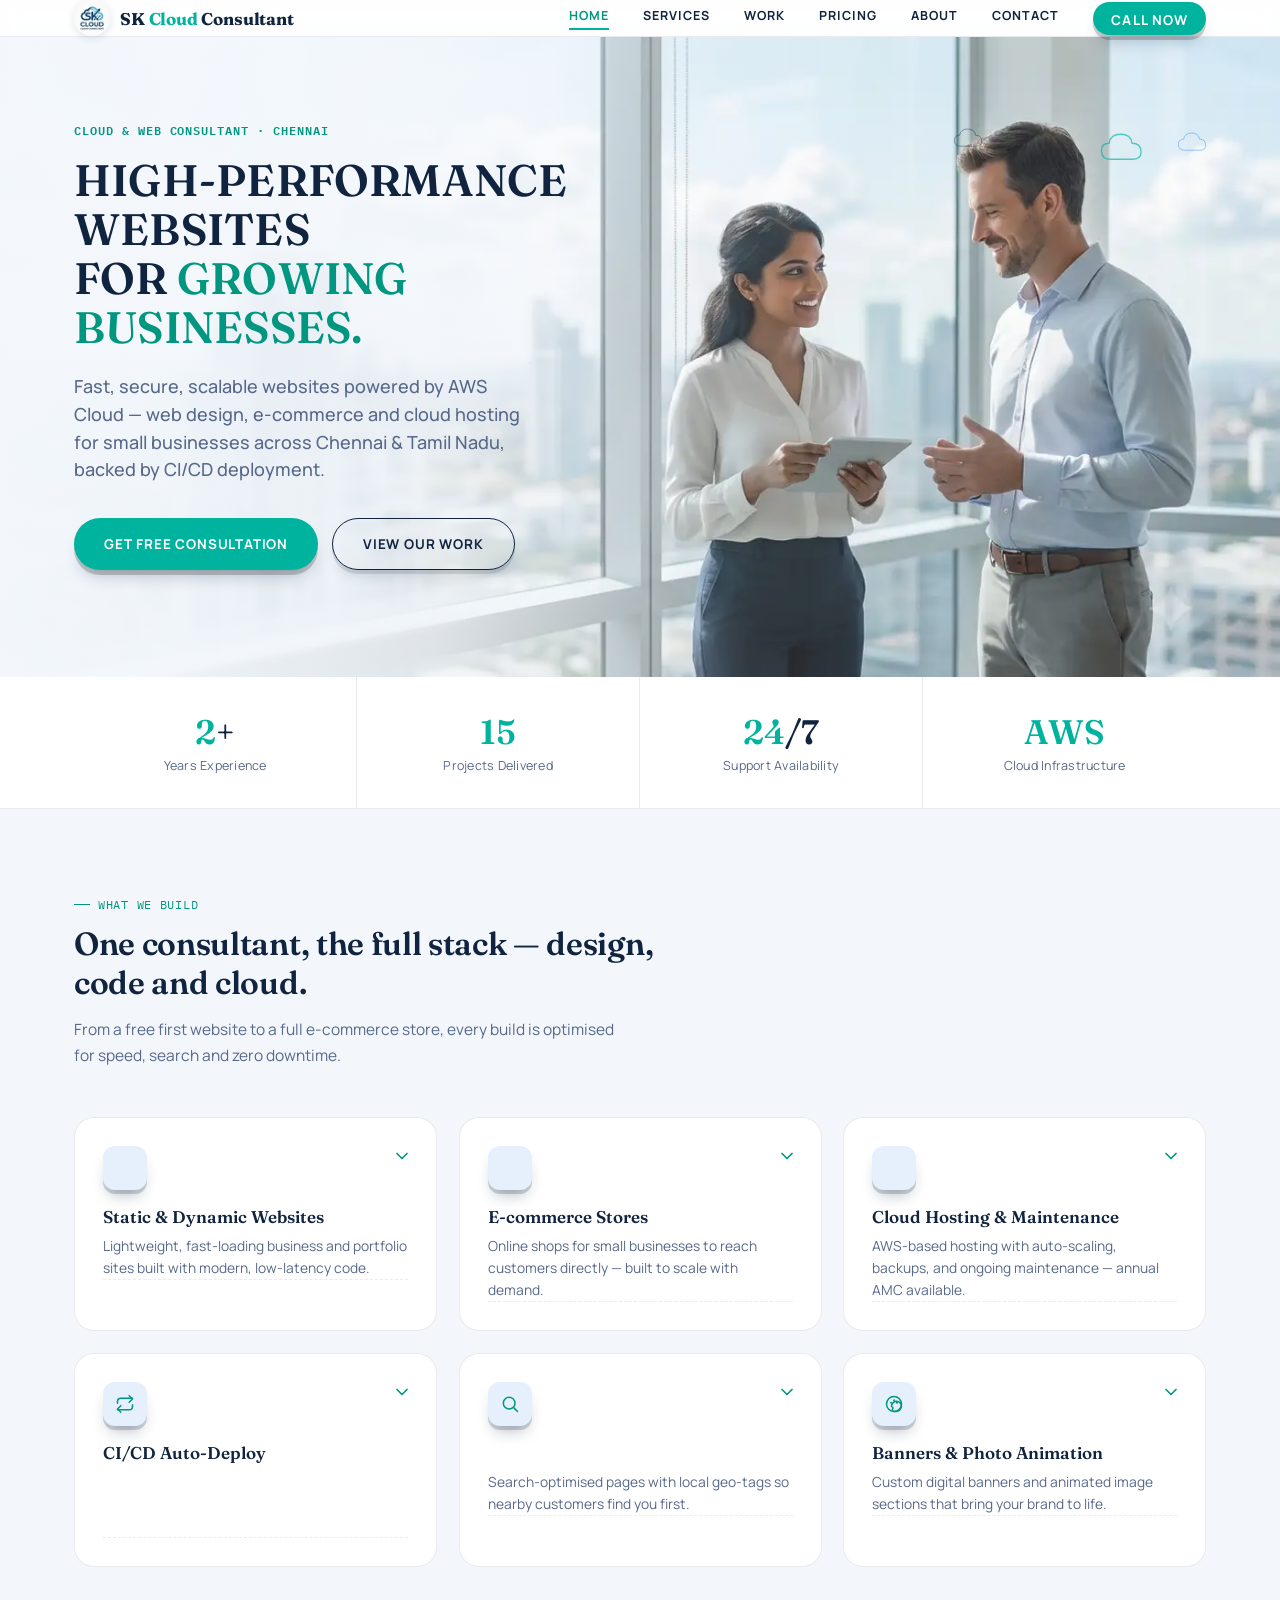
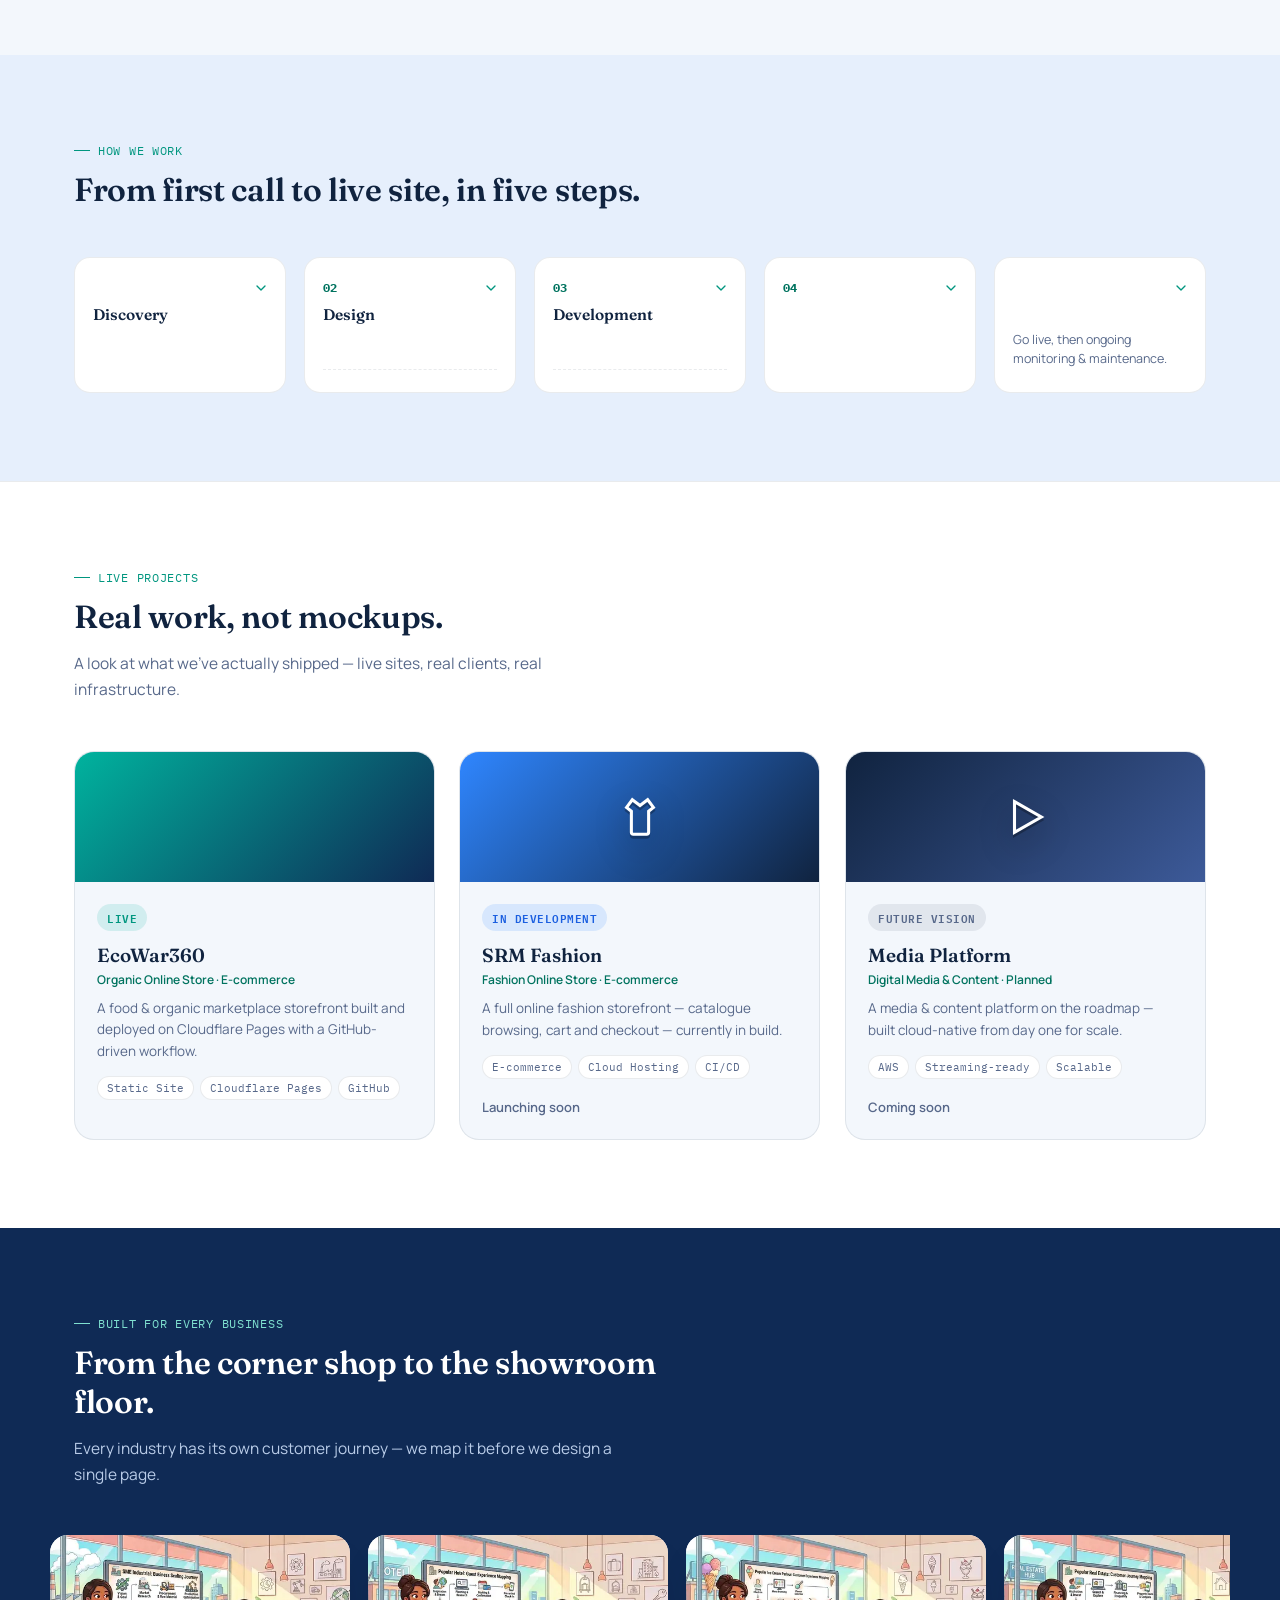
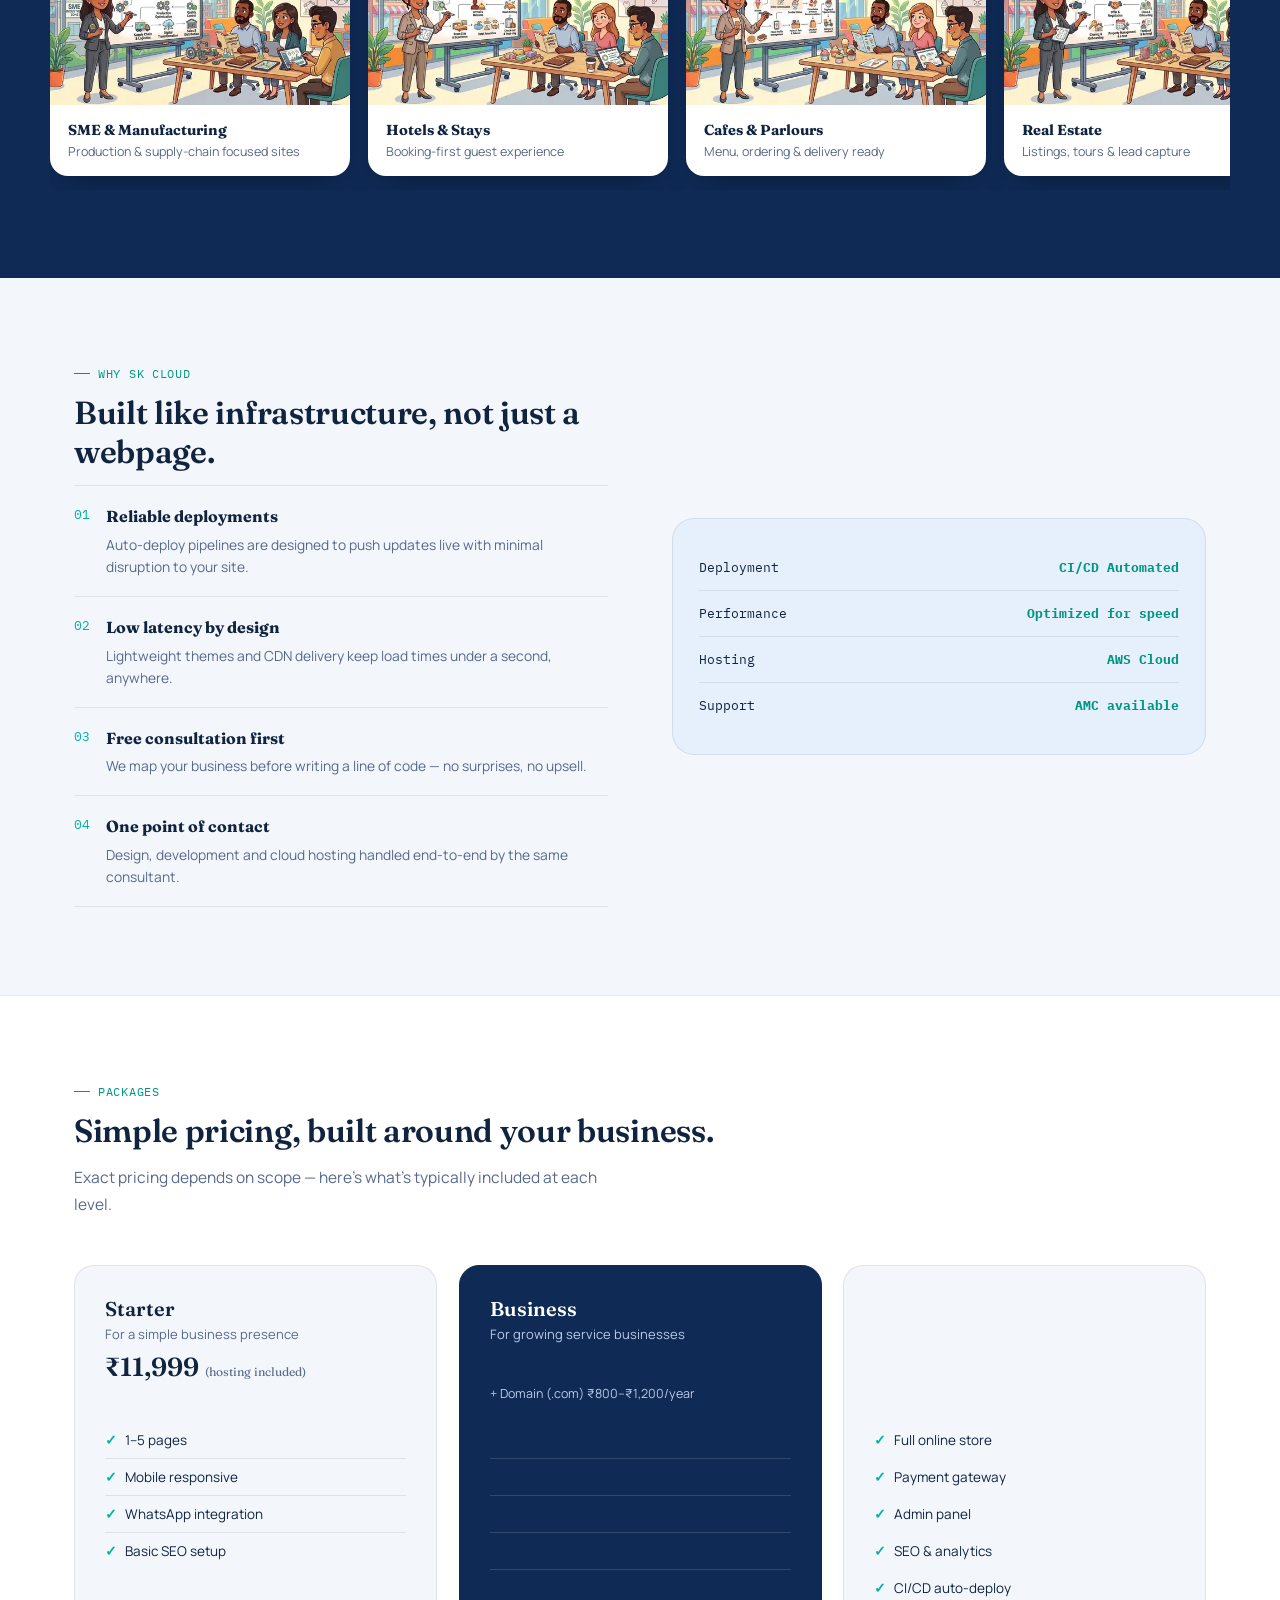
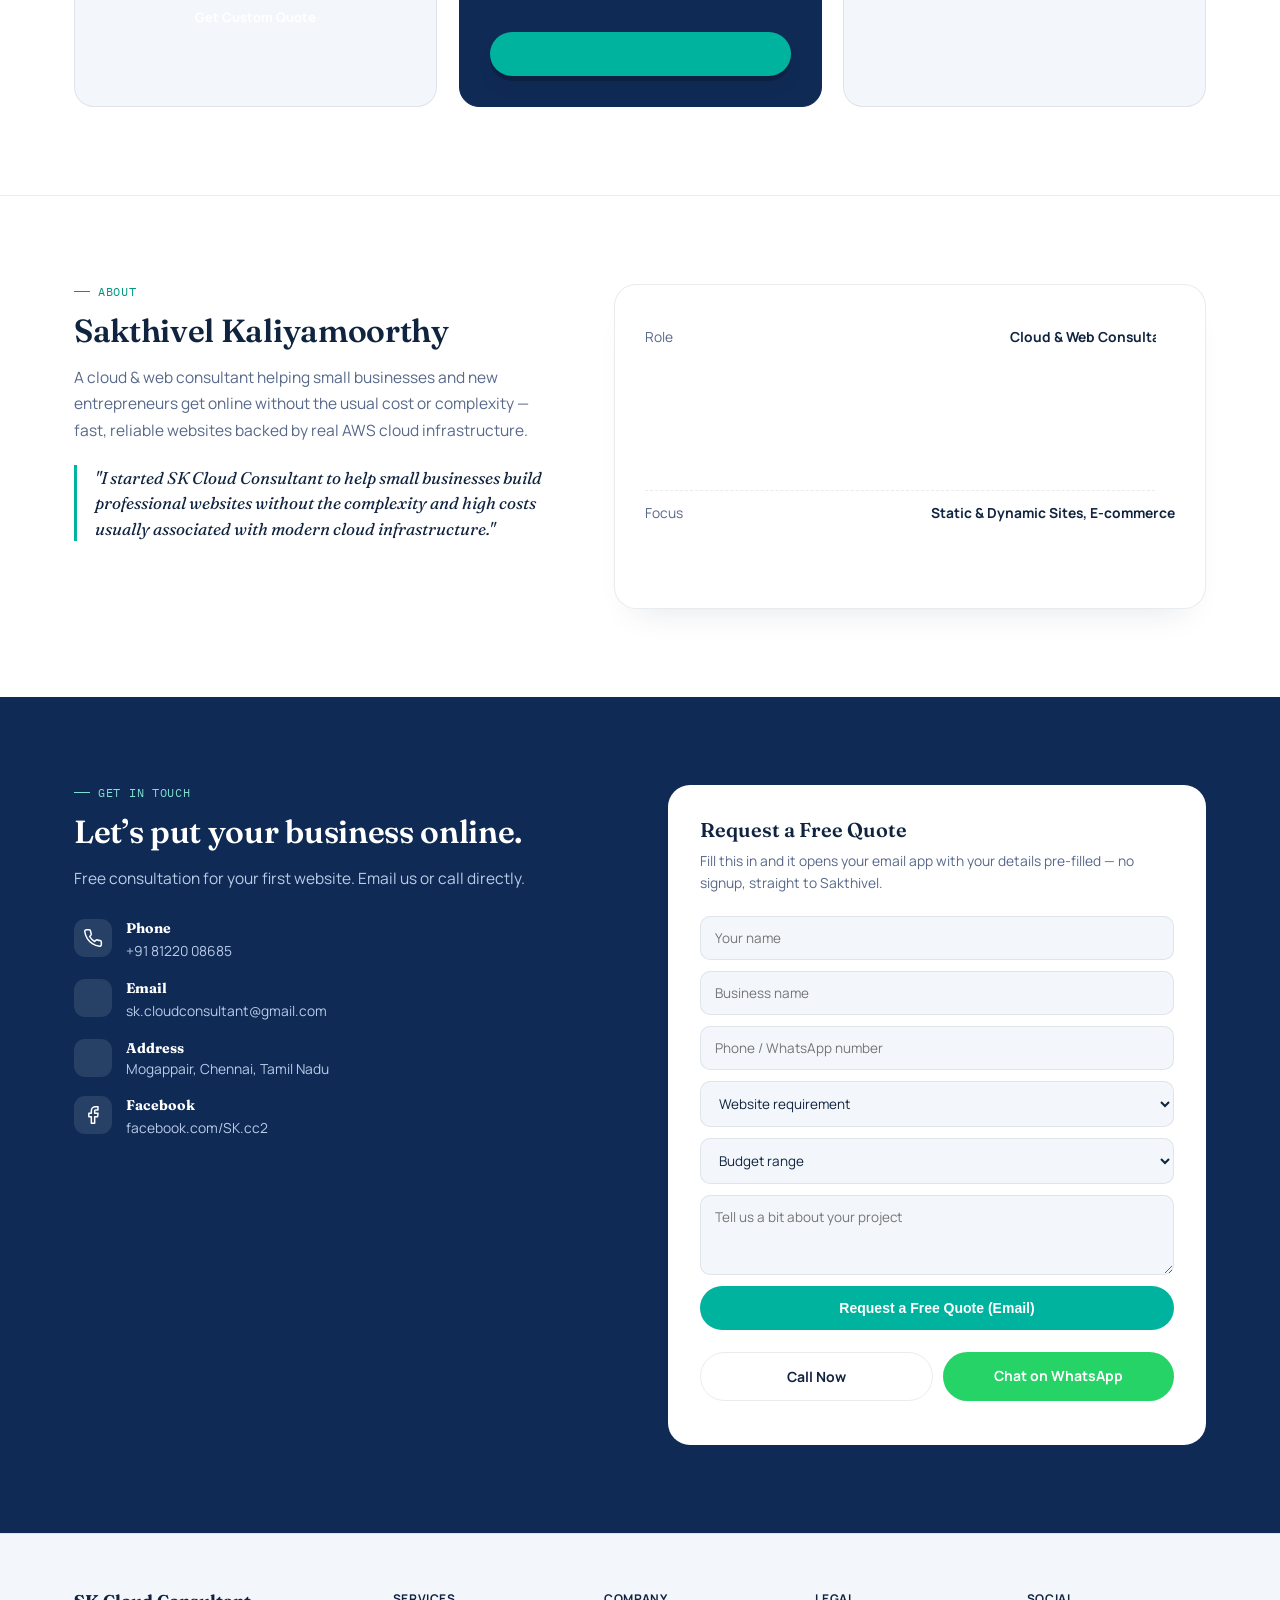
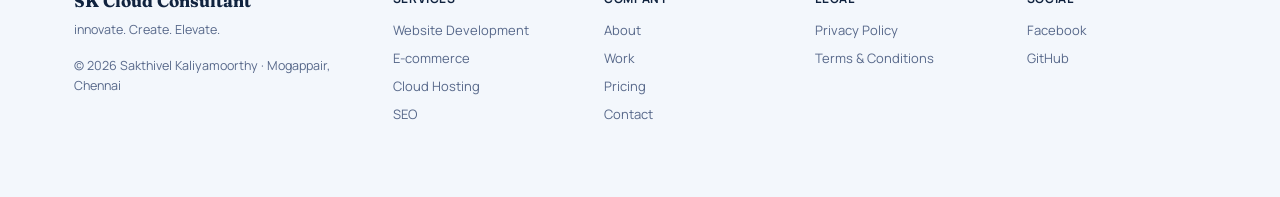
<file: index.html>
<!DOCTYPE html>
<html lang="en">
<head>
<meta charset="UTF-8">
<meta name="viewport" content="width=device-width, initial-scale=1.0">
<title>SK Cloud Consultant | Fast, Zero-Downtime Websites &amp; Cloud Hosting in Chennai</title>
<meta name="description" content="SK Cloud Consultant builds fast, lightweight static &amp; dynamic websites, e-commerce stores and cloud hosting with 0% downtime auto-deploy CI/CD, for shops and businesses in Mogappair, Chennai and Tamil Nadu.">
<meta name="keywords" content="website design Chennai, cloud hosting Chennai, AWS consultant, Mogappair web designer, e-commerce website Tamil Nadu, low latency website, CI CD deployment, small business website Chennai">
<meta name="author" content="Sakthivel Kaliyamoorthy">
<meta name="geo.region" content="IN-TN">
<meta name="geo.placename" content="Mogappair, Chennai, Tamil Nadu">
<meta name="geo.position" content="13.0850;80.1770">
<meta name="ICBM" content="13.0850, 80.1770">
<meta property="og:title" content="SK Cloud Consultant — innovate. Create. Elevate.">
<meta property="og:description" content="Fast, zero-downtime websites and cloud hosting for small businesses in Chennai.">
<meta property="og:type" content="website">
<meta property="og:url" content="https://sk.cloudconsultant.com/">
<meta property="og:image" content="https://sk.cloudconsultant.com/images/og-image.png">
<meta name="twitter:card" content="summary_large_image">
<meta name="twitter:title" content="SK Cloud Consultant — innovate. Create. Elevate.">
<meta name="twitter:description" content="Fast, zero-downtime websites and cloud hosting for small businesses in Chennai.">
<meta name="twitter:image" content="https://sk.cloudconsultant.com/images/og-image.png">
<link rel="canonical" href="https://sk.cloudconsultant.com/">
<script type="application/ld+json">
{
  "@context": "https://schema.org",
  "@type": "ProfessionalService",
  "name": "SK Cloud Consultant",
  "image": "https://sk.cloudconsultant.com/images/og-image.png",
  "url": "https://sk.cloudconsultant.com/",
  "telephone": "+91-81220-08685",
  "email": "sk.cloudconsultant@gmail.com",
  "address": {
    "@type": "PostalAddress",
    "addressLocality": "Mogappair, Chennai",
    "addressRegion": "Tamil Nadu",
    "addressCountry": "IN"
  },
  "geo": {
    "@type": "GeoCoordinates",
    "latitude": "13.0850",
    "longitude": "80.1770"
  },
  "areaServed": ["Chennai", "Tamil Nadu", "India"],
  "priceRange": "\u20B97,999 - \u20B928,999+",
  "sameAs": ["https://facebook.com/SK.cc2"]
}
</script>
<link rel="preconnect" href="https://fonts.googleapis.com">
<link rel="preconnect" href="https://fonts.gstatic.com" crossorigin>
<link href="https://fonts.googleapis.com/css2?family=Fraunces:opsz,wght@9..144,500;9..144,600;9..144,700&family=Manrope:wght@400;500;600;700;800&family=IBM+Plex+Mono:wght@400;500;600&display=swap" rel="stylesheet">
<link rel="icon" type="image/webp" href="images/favicon.webp">
<link rel="stylesheet" href="css/style.css">
</head>
<body>

<header>
  <nav class="wrap">
    <a href="#home" class="brand">
      <img src="images/logo.webp" alt="SK Cloud Consultant logo">
      <span class="name">SK <em>Cloud</em> Consultant</span>
    </a>
    <div class="navlinks" id="navlinks">
      <a href="#home" class="active">Home</a>
      <a href="#services">Services</a>
      <a href="#work">Work</a>
      <a href="#pricing">Pricing</a>
      <a href="#about">About</a>
      <a href="#contact">Contact</a>
      <a href="tel:+918122008685" class="navcta">Call Now</a>
    </div>
    <button class="burger" id="burger" aria-expanded="false" aria-controls="navlinks" aria-label="Open menu">&#9776;</button>
  </nav>
</header>

<main>
<section class="hero" id="home">
  <div class="wrap hero-grid">
    <svg aria-hidden="true" class="cloud-line" style="top:1%; right:6%; width:64px;" viewBox="0 0 100 70" xmlns="http://www.w3.org/2000/svg"><path d="M25 55 Q10 55 10 42 Q10 30 22 30 Q24 16 40 16 Q56 16 58 30 Q72 30 72 44 Q72 55 58 55 Z" fill="none" stroke="#00B39E" stroke-width="2.2" opacity=".7"/></svg>
    <svg aria-hidden="true" class="cloud-line" style="top:0.5%; right:20%; width:44px;" viewBox="0 0 100 70" xmlns="http://www.w3.org/2000/svg"><path d="M25 55 Q10 55 10 42 Q10 30 22 30 Q24 16 40 16 Q56 16 58 30 Q72 30 72 44 Q72 55 58 55 Z" fill="none" stroke="#10233F" stroke-width="2.2" opacity=".45"/></svg>
    <svg aria-hidden="true" class="cloud-line" style="top:1.5%; right:1%; width:44px;" viewBox="0 0 100 70" xmlns="http://www.w3.org/2000/svg"><path d="M25 55 Q10 55 10 42 Q10 30 22 30 Q24 16 40 16 Q56 16 58 30 Q72 30 72 44 Q72 55 58 55 Z" fill="none" stroke="#2F86FF" stroke-width="2.2" opacity=".5"/></svg>
    <div class="hero-copy">
      <p class="eyebrow-txt">Cloud &amp; Web Consultant &middot; Chennai</p>
      <h1>High-performance websites<br>for <span class="grad">growing businesses.</span></h1>
      <p class="lead">Fast, secure, scalable websites powered by AWS Cloud &mdash; web design, e-commerce and cloud hosting for small businesses across Chennai &amp; Tamil Nadu, backed by CI/CD deployment.</p>
      <div class="hero-ctas">
        <a href="#contact" class="btn-primary">Get Free Consultation</a>
        <a href="#work" class="btn-ghost">View Our Work</a>
      </div>
    </div>
  </div>
</section>

<div class="stats">
  <div class="wrap">
    <div class="stat" data-tilt><div class="num"><span>2</span>+</div><div class="lbl">Years Experience</div></div>
    <div class="stat" data-tilt><div class="num"><span>15</span></div><div class="lbl">Projects Delivered</div></div>
    <div class="stat" data-tilt><div class="num"><span>24</span>/7</div><div class="lbl">Support Availability</div></div>
    <div class="stat" data-tilt><div class="num"><span>AWS</span></div><div class="lbl">Cloud Infrastructure</div></div>
  </div>
</div>

<section id="services">
  <div class="wrap">
    <div class="sec-head">
      <div class="tag">What we build</div>
      <h2 class="sec-h">One consultant, the full stack &mdash; design, code and cloud.</h2>
      <p class="sec-p">From a free first website to a full e-commerce store, every build is optimised for speed, search and zero downtime.</p>
    </div>
    <div class="services-grid">
      <div class="svc" data-tilt tabindex="0" role="button" aria-expanded="false"><svg aria-hidden="true" class="svc-chevron" viewBox="0 0 24 24" fill="none" stroke="currentColor" stroke-width="2" stroke-linecap="round" stroke-linejoin="round"><polyline points="6 9 12 15 18 9"/></svg><div class="ic ic-3d"><svg aria-hidden="true" width="20" height="20" viewBox="0 0 24 24" fill="none" stroke="currentColor" stroke-width="1.8" stroke-linecap="round" stroke-linejoin="round"><circle cx="12" cy="12" r="9"/><path d="M3 12h18M12 3c2.5 2.5 3.8 5.8 3.8 9s-1.3 6.5-3.8 9c-2.5-2.5-3.8-5.8-3.8-9s1.3-6.5 3.8-9z"/></svg></div><h3>Static &amp; Dynamic Websites</h3><p>Lightweight, fast-loading business and portfolio sites built with modern, low-latency code.</p><div class="svc-detail">Includes up to 5&ndash;7 pages (Home, About, Services, Portfolio, Contact), mobile-responsive layout, contact forms wired to WhatsApp/email, and basic on-page SEO. Built with clean HTML/CSS/JS or React &mdash; no bloated page builders slowing you down.</div></div>
      <div class="svc" data-tilt tabindex="0" role="button" aria-expanded="false"><svg aria-hidden="true" class="svc-chevron" viewBox="0 0 24 24" fill="none" stroke="currentColor" stroke-width="2" stroke-linecap="round" stroke-linejoin="round"><polyline points="6 9 12 15 18 9"/></svg><div class="ic ic-3d"><svg aria-hidden="true" width="20" height="20" viewBox="0 0 24 24" fill="none" stroke="currentColor" stroke-width="1.8" stroke-linecap="round" stroke-linejoin="round"><path d="M6 8h12l-1.2 10.2a2 2 0 0 1-2 1.8H9.2a2 2 0 0 1-2-1.8L6 8z"/><path d="M9 8V6a3 3 0 0 1 6 0v2"/></svg></div><h3>E-commerce Stores</h3><p>Online shops for small businesses to reach customers directly &mdash; built to scale with demand.</p><div class="svc-detail">Product catalogue, cart &amp; checkout flow, order notifications, and payment gateway integration. Hosted on scalable AWS infrastructure so the store holds up during festive-season traffic spikes.</div></div>
      <div class="svc" data-tilt tabindex="0" role="button" aria-expanded="false"><svg aria-hidden="true" class="svc-chevron" viewBox="0 0 24 24" fill="none" stroke="currentColor" stroke-width="2" stroke-linecap="round" stroke-linejoin="round"><polyline points="6 9 12 15 18 9"/></svg><div class="ic ic-3d"><svg aria-hidden="true" width="20" height="20" viewBox="0 0 24 24" fill="none" stroke="currentColor" stroke-width="1.8" stroke-linecap="round" stroke-linejoin="round"><path d="M7 17a4 4 0 0 1-.5-7.97A5.5 5.5 0 0 1 17 11a3.5 3.5 0 0 1-.7 6.94H7z"/></svg></div><h3>Cloud Hosting &amp; Maintenance</h3><p>AWS-based hosting with auto-scaling, backups, and ongoing maintenance &mdash; annual AMC available.</p><div class="svc-detail">Includes S3/CloudFront or EC2 hosting setup, DNS &amp; SSL configuration, automated backups, and an optional Annual Maintenance Contract covering updates, monitoring, and small content changes.</div></div>
      <div class="svc" data-tilt tabindex="0" role="button" aria-expanded="false"><svg aria-hidden="true" class="svc-chevron" viewBox="0 0 24 24" fill="none" stroke="currentColor" stroke-width="2" stroke-linecap="round" stroke-linejoin="round"><polyline points="6 9 12 15 18 9"/></svg><div class="ic ic-3d"><svg aria-hidden="true" width="20" height="20" viewBox="0 0 24 24" fill="none" stroke="currentColor" stroke-width="1.8" stroke-linecap="round" stroke-linejoin="round"><path d="M17 2l4 4-4 4"/><path d="M3 11V9a4 4 0 0 1 4-4h14"/><path d="M7 22l-4-4 4-4"/><path d="M21 13v2a4 4 0 0 1-4 4H3"/></svg></div><h3>CI/CD Auto-Deploy</h3><p>Every update ships automatically through a zero-downtime pipeline &mdash; no manual uploads, no crashes.</p><div class="svc-detail">Git-based workflow using Jenkins or GitHub Actions &mdash; push code, and it's automatically tested and deployed to production. Reduces manual errors and keeps your site's update history fully tracked.</div></div>
      <div class="svc" data-tilt tabindex="0" role="button" aria-expanded="false"><svg aria-hidden="true" class="svc-chevron" viewBox="0 0 24 24" fill="none" stroke="currentColor" stroke-width="2" stroke-linecap="round" stroke-linejoin="round"><polyline points="6 9 12 15 18 9"/></svg><div class="ic ic-3d"><svg aria-hidden="true" width="20" height="20" viewBox="0 0 24 24" fill="none" stroke="currentColor" stroke-width="1.8" stroke-linecap="round" stroke-linejoin="round"><circle cx="11" cy="11" r="7"/><path d="M21 21l-4.35-4.35"/></svg></div><h3>SEO &amp; Local GEO Tagging</h3><p>Search-optimised pages with local geo-tags so nearby customers find you first.</p><div class="svc-detail">Meta titles/descriptions, structured data (schema markup), sitemap &amp; robots.txt setup, and Google Business Profile-friendly geo-tagging so you show up for "near me" searches in your area.</div></div>
      <div class="svc" data-tilt tabindex="0" role="button" aria-expanded="false"><svg aria-hidden="true" class="svc-chevron" viewBox="0 0 24 24" fill="none" stroke="currentColor" stroke-width="2" stroke-linecap="round" stroke-linejoin="round"><polyline points="6 9 12 15 18 9"/></svg><div class="ic ic-3d"><svg aria-hidden="true" width="20" height="20" viewBox="0 0 24 24" fill="none" stroke="currentColor" stroke-width="1.8" stroke-linecap="round" stroke-linejoin="round"><circle cx="12" cy="12" r="9"/><circle cx="8.5" cy="10.5" r="1.2" fill="currentColor" stroke="none"/><circle cx="12" cy="7.5" r="1.2" fill="currentColor" stroke="none"/><circle cx="15.5" cy="10.5" r="1.2" fill="currentColor" stroke="none"/><path d="M12 21a2 2 0 0 1-2-2c0-1 .8-1.2.8-2.2A2 2 0 0 0 9 15a6 6 0 1 1 12-.5c0 3.6-3 6.5-6.5 6.5H12z"/></svg></div><h3>Banners &amp; Photo Animation</h3><p>Custom digital banners and animated image sections that bring your brand to life.</p><div class="svc-detail">Web banners, social media creatives, and lightweight CSS/JS-based photo animations for hero sections &mdash; no heavy video files slowing down page load.</div></div>
    </div>
  </div>
</section>

<section class="process">
  <div class="wrap">
    <div class="sec-head">
      <div class="tag">How we work</div>
      <h2 class="sec-h">From first call to live site, in five steps.</h2>
    </div>
    <div class="proc-grid">
      <div class="proc" data-tilt tabindex="0" role="button" aria-expanded="false"><svg aria-hidden="true" class="proc-chevron" viewBox="0 0 24 24" fill="none" stroke="currentColor" stroke-width="2" stroke-linecap="round" stroke-linejoin="round"><polyline points="6 9 12 15 18 9"/></svg><span class="proc-n">01</span><h3>Discovery</h3><p>Understand your business, customers and goals.</p><div class="proc-detail">A quick call or WhatsApp chat to understand what you sell, who your customers are, and what the website needs to achieve &mdash; leads, sales, or just an online presence.</div></div>
      <div class="proc" data-tilt tabindex="0" role="button" aria-expanded="false"><svg aria-hidden="true" class="proc-chevron" viewBox="0 0 24 24" fill="none" stroke="currentColor" stroke-width="2" stroke-linecap="round" stroke-linejoin="round"><polyline points="6 9 12 15 18 9"/></svg><span class="proc-n">02</span><h3>Design</h3><p>Structure the site and design the UI around your brand.</p><div class="proc-detail">Page structure, layout, and colour/typography choices based on your brand &mdash; shared with you for feedback before any code is written.</div></div>
      <div class="proc" data-tilt tabindex="0" role="button" aria-expanded="false"><svg aria-hidden="true" class="proc-chevron" viewBox="0 0 24 24" fill="none" stroke="currentColor" stroke-width="2" stroke-linecap="round" stroke-linejoin="round"><polyline points="6 9 12 15 18 9"/></svg><span class="proc-n">03</span><h3>Development</h3><p>Build and test &mdash; lightweight, fast, mobile-first.</p><div class="proc-detail">The approved design is built with clean, fast-loading code and tested across phone, tablet, and desktop screens before it goes anywhere near a live server.</div></div>
      <div class="proc" data-tilt tabindex="0" role="button" aria-expanded="false"><svg aria-hidden="true" class="proc-chevron" viewBox="0 0 24 24" fill="none" stroke="currentColor" stroke-width="2" stroke-linecap="round" stroke-linejoin="round"><polyline points="6 9 12 15 18 9"/></svg><span class="proc-n">04</span><h3>Cloud Deployment</h3><p>Deploy on AWS/Cloudflare with CI/CD, zero downtime.</p><div class="proc-detail">The site is deployed to AWS or Cloudflare with an automated pipeline, custom domain connected, and SSL enabled &mdash; so it goes live securely on your own domain.</div></div>
      <div class="proc" data-tilt tabindex="0" role="button" aria-expanded="false"><svg aria-hidden="true" class="proc-chevron" viewBox="0 0 24 24" fill="none" stroke="currentColor" stroke-width="2" stroke-linecap="round" stroke-linejoin="round"><polyline points="6 9 12 15 18 9"/></svg><span class="proc-n">05</span><h3>Launch &amp; Support</h3><p>Go live, then ongoing monitoring &amp; maintenance.</p><div class="proc-detail">Once live, the site is monitored for uptime and performance. Ongoing support and an optional AMC are available for updates, backups, and small changes.</div></div>
    </div>
  </div>
</section>

<section class="work" id="work">
  <div class="wrap">
    <div class="sec-head">
      <div class="tag">Live projects</div>
      <h2 class="sec-h">Real work, not mockups.</h2>
      <p class="sec-p">A look at what we've actually shipped &mdash; live sites, real clients, real infrastructure.</p>
    </div>
    <div class="case-grid">
      <div class="case">
        <div class="case-visual case-organic ic-3d icon-float">
          <svg aria-hidden="true" width="46" height="46" viewBox="0 0 24 24" fill="none" stroke="#fff" stroke-width="1.6"><path d="M12 22c5-4 8-8.5 8-13a8 8 0 0 0-16 0c0 4.5 3 9 8 13z"/><path d="M12 9c0 3-1.5 5-4 6.5"/></svg>
        </div>
        <div class="case-body">
          <span class="case-status live">Live</span>
          <h3>EcoWar360</h3>
          <p class="case-cat">Organic Online Store &middot; E-commerce</p>
          <p class="case-desc">A food &amp; organic marketplace storefront built and deployed on Cloudflare Pages with a GitHub-driven workflow.</p>
          <div class="case-tags"><span>Static Site</span><span>Cloudflare Pages</span><span>GitHub</span></div>
        </div>
      </div>
      <div class="case" data-tilt>
        <div class="case-visual case-fashion ic-3d">
          <svg aria-hidden="true" width="46" height="46" viewBox="0 0 24 24" fill="none" stroke="#fff" stroke-width="1.6"><path d="M8 3l4 3 4-3 3 4-2.5 2v11a1 1 0 0 1-1 1H8.5a1 1 0 0 1-1-1V9L5 7l3-4z"/></svg>
        </div>
        <div class="case-body">
          <span class="case-status build">In Development</span>
          <h3>SRM Fashion</h3>
          <p class="case-cat">Fashion Online Store &middot; E-commerce</p>
          <p class="case-desc">A full online fashion storefront &mdash; catalogue browsing, cart and checkout &mdash; currently in build.</p>
          <div class="case-tags"><span>E-commerce</span><span>Cloud Hosting</span><span>CI/CD</span></div>
          <span class="case-link muted">Launching soon</span>
        </div>
      </div>
      <div class="case" data-tilt>
        <div class="case-visual case-media ic-3d">
          <svg aria-hidden="true" width="46" height="46" viewBox="0 0 24 24" fill="none" stroke="#fff" stroke-width="1.6"><polygon points="6 4 20 12 6 20 6 4"/></svg>
        </div>
        <div class="case-body">
          <span class="case-status vision">Future Vision</span>
          <h3>Media Platform</h3>
          <p class="case-cat">Digital Media &amp; Content &middot; Planned</p>
          <p class="case-desc">A media &amp; content platform on the roadmap &mdash; built cloud-native from day one for scale.</p>
          <div class="case-tags"><span>AWS</span><span>Streaming-ready</span><span>Scalable</span></div>
          <span class="case-link muted">Coming soon</span>
        </div>
      </div>
    </div>
  </div>
</section>

<section class="industries" id="industries">
  <div class="wrap">
    <div class="sec-head">
      <div class="tag">Built for every business</div>
      <h2 class="sec-h">From the corner shop to the showroom floor.</h2>
      <p class="sec-p">Every industry has its own customer journey &mdash; we map it before we design a single page.</p>
    </div>
    <div class="slider">
      <div class="slide" data-tilt><img src="images/industry-manufacturing.webp" alt="SME industrial business website" loading="lazy" width="560" height="330"><div class="cap"><p class="cap-t">SME &amp; Manufacturing</p><p>Production &amp; supply-chain focused sites</p></div></div>
      <div class="slide" data-tilt><img src="images/industry-hotels.webp" alt="Hotel website" loading="lazy" width="560" height="330"><div class="cap"><p class="cap-t">Hotels &amp; Stays</p><p>Booking-first guest experience</p></div></div>
      <div class="slide" data-tilt><img src="images/industry-cafes.webp" alt="Ice cream parlour website" loading="lazy" width="560" height="330"><div class="cap"><p class="cap-t">Cafes &amp; Parlours</p><p>Menu, ordering &amp; delivery ready</p></div></div>
      <div class="slide" data-tilt><img src="images/industry-real-estate.webp" alt="Real estate website" loading="lazy" width="560" height="330"><div class="cap"><p class="cap-t">Real Estate</p><p>Listings, tours &amp; lead capture</p></div></div>
      <div class="slide" data-tilt><img src="images/industry-retail.webp" alt="Supermarket website" loading="lazy" width="560" height="330"><div class="cap"><p class="cap-t">Retail &amp; Supermarkets</p><p>Loyalty &amp; inventory-aware pages</p></div></div>
      <div class="slide" data-tilt><img src="images/industry-salons.webp" alt="Beauty parlour website" loading="lazy" width="560" height="330"><div class="cap"><p class="cap-t">Salons &amp; Parlours</p><p>Booking &amp; service showcases</p></div></div>
    </div>
  </div>
</section>

<section>
  <div class="wrap why">
    <div>
      <div class="tag">Why SK Cloud</div>
      <h2 class="sec-h">Built like infrastructure, not just a webpage.</h2>
      <ul class="why-list">
        <li><span class="n">01</span><div><p class="why-t">Reliable deployments</p><p>Auto-deploy pipelines are designed to push updates live with minimal disruption to your site.</p></div></li>
        <li><span class="n">02</span><div><p class="why-t">Low latency by design</p><p>Lightweight themes and CDN delivery keep load times under a second, anywhere.</p></div></li>
        <li><span class="n">03</span><div><p class="why-t">Free consultation first</p><p>We map your business before writing a line of code &mdash; no surprises, no upsell.</p></div></li>
        <li><span class="n">04</span><div><p class="why-t">One point of contact</p><p>Design, development and cloud hosting handled end-to-end by the same consultant.</p></div></li>
      </ul>
    </div>
    <div class="why-visual">
      <div class="mini-stat"><span>Deployment</span><span class="v">CI/CD Automated</span></div>
      <div class="mini-stat"><span>Performance</span><span class="v">Optimized for speed</span></div>
      <div class="mini-stat"><span>Hosting</span><span class="v">AWS Cloud</span></div>
      <div class="mini-stat"><span>Support</span><span class="v">AMC available</span></div>
    </div>
  </div>
</section>

<section class="pricing" id="pricing">
  <div class="wrap">
    <div class="sec-head">
      <div class="tag">Packages</div>
      <h2 class="sec-h">Simple pricing, built around your business.</h2>
      <p class="sec-p">Exact pricing depends on scope &mdash; here's what's typically included at each level.</p>
    </div>
    <div class="price-grid">
      <div class="price-card" data-tilt>
        <h3>Starter</h3>
        <p class="price-sub">For a simple business presence</p>
        <p class="price-amt">&#8377;11,999 <span class="price-amt-note">(hosting included)</span></p>
        <p class="price-domain">+ Domain (.com) &#8377;800&ndash;&#8377;1,200/year</p>
        <ul class="price-feat">
          <li>1&ndash;5 pages</li>
          <li>Mobile responsive</li>
          <li>WhatsApp integration</li>
          <li>Basic SEO setup</li>
        </ul>
        <a href="mailto:sk.cloudconsultant@gmail.com?subject=Quote%20Request%20-%20Starter%20Package&body=Hi%2C%20I%27d%20like%20a%20quote%20for%20the%20Starter%20package." class="price-cta">Get Custom Quote</a>
      </div>
      <div class="price-card featured" data-tilt>
        <span class="price-badge">Most Popular</span>
        <h3>Business</h3>
        <p class="price-sub">For growing service businesses</p>
        <p class="price-amt">&#8377;19,999 <span class="price-amt-note">(hosting included)</span></p>
        <p class="price-domain">+ Domain (.com) &#8377;800&ndash;&#8377;1,200/year</p>
        <ul class="price-feat">
          <li>5&ndash;10 pages</li>
          <li>Mobile responsive</li>
          <li>SEO &amp; local GEO tagging</li>
          <li>Analytics dashboard</li>
          <li>Cloud hosting included</li>
        </ul>
        <a href="mailto:sk.cloudconsultant@gmail.com?subject=Quote%20Request%20-%20Business%20Package&body=Hi%2C%20I%27d%20like%20a%20quote%20for%20the%20Business%20package." class="price-cta">Get Custom Quote</a>
      </div>
      <div class="price-card" data-tilt>
        <h3>E-commerce</h3>
        <p class="price-sub">For online stores</p>
        <p class="price-amt">&#8377;29,999 <span class="price-amt-note">(hosting included)</span></p>
        <p class="price-domain">+ Domain (.com) &#8377;800&ndash;&#8377;1,200/year</p>
        <ul class="price-feat">
          <li>Full online store</li>
          <li>Payment gateway</li>
          <li>Admin panel</li>
          <li>SEO &amp; analytics</li>
          <li>CI/CD auto-deploy</li>
        </ul>
        <a href="mailto:sk.cloudconsultant@gmail.com?subject=Quote%20Request%20-%20E-commerce%20Package&body=Hi%2C%20I%27d%20like%20a%20quote%20for%20the%20E-commerce%20package." class="price-cta">Get Custom Quote</a>
      </div>
    </div>
  </div>
</section>

<section id="about" style="background:#fff; border-top:1px solid #E7ECF3;">
  <div class="wrap about-wrap">
    <div>
      <div class="tag">About</div>
      <h2 class="sec-h">Sakthivel Kaliyamoorthy</h2>
      <p class="sec-p">A cloud &amp; web consultant helping small businesses and new entrepreneurs get online without the usual cost or complexity &mdash; fast, reliable websites backed by real AWS cloud infrastructure.</p>
      <blockquote class="founder-quote">"I started SK Cloud Consultant to help small businesses build professional websites without the complexity and high costs usually associated with modern cloud infrastructure."</blockquote>
    </div>
    <div class="about-card" data-tilt>
      <div class="row"><span class="k">Role</span><span class="v">Cloud &amp; Web Consultant</span></div>
      <div class="row"><span class="k">Experience</span><span class="v">2+ Years</span></div>
      <div class="row"><span class="k">Projects Delivered</span><span class="v">15</span></div>
      <div class="row"><span class="k">Location</span><span class="v">Mogappair, Chennai, Tamil Nadu</span></div>
      <div class="row"><span class="k">Focus</span><span class="v">Static &amp; Dynamic Sites, E-commerce</span></div>
      <div class="row"><span class="k">Infrastructure</span><span class="v">AWS &middot; CI/CD &middot; Zero Downtime</span></div>
    </div>
  </div>
</section>

<section class="contact" id="contact">
  <div class="wrap contact-grid">
    <div>
      <div class="tag">Get in touch</div>
      <h2 class="sec-h">Let&rsquo;s put your business online.</h2>
      <p class="sec-p">Free consultation for your first website. Email us or call directly.</p>
      <div class="clist">
        <div class="citem"><div class="ic ic-3d"><svg aria-hidden="true" width="20" height="20" viewBox="0 0 24 24" fill="none" stroke="currentColor" stroke-width="1.8" stroke-linecap="round" stroke-linejoin="round"><path d="M22 16.9v3a2 2 0 0 1-2.2 2 19.8 19.8 0 0 1-8.6-3.1 19.5 19.5 0 0 1-6-6 19.8 19.8 0 0 1-3.1-8.7A2 2 0 0 1 4.1 2h3a2 2 0 0 1 2 1.7c.1 1 .3 2 .7 3a2 2 0 0 1-.4 2.1L8 10.2a16 16 0 0 0 6 6l1.4-1.4a2 2 0 0 1 2.1-.4c1 .4 2 .6 3 .7a2 2 0 0 1 1.5 2z"/></svg></div><div><p class="citem-t">Phone</p><a href="tel:+918122008685">+91 81220 08685</a></div></div>
        <div class="citem"><div class="ic ic-3d"><svg aria-hidden="true" width="20" height="20" viewBox="0 0 24 24" fill="none" stroke="currentColor" stroke-width="1.8" stroke-linecap="round" stroke-linejoin="round"><rect x="2.5" y="4.5" width="19" height="15" rx="2"/><path d="M3 6l9 7 9-7"/></svg></div><div><p class="citem-t">Email</p><a href="mailto:sk.cloudconsultant@gmail.com">sk.cloudconsultant@gmail.com</a></div></div>
        <div class="citem"><div class="ic ic-3d"><svg aria-hidden="true" width="20" height="20" viewBox="0 0 24 24" fill="none" stroke="currentColor" stroke-width="1.8" stroke-linecap="round" stroke-linejoin="round"><path d="M12 21s-7-6.1-7-11.2A7 7 0 0 1 19 9.8C19 14.9 12 21 12 21z"/><circle cx="12" cy="9.5" r="2.3"/></svg></div><div><p class="citem-t">Address</p><p>Mogappair, Chennai, Tamil Nadu</p></div></div>
        <div class="citem"><div class="ic ic-3d"><svg aria-hidden="true" width="20" height="20" viewBox="0 0 24 24" fill="none" stroke="currentColor" stroke-width="1.8" stroke-linecap="round" stroke-linejoin="round"><path d="M18 2h-3a5 5 0 0 0-5 5v3H7v4h3v8h4v-8h3.5l.5-4H14V7a1 1 0 0 1 1-1h3z"/></svg></div><div><p class="citem-t">Facebook</p><a href="https://facebook.com/SK.cc2" target="_blank" rel="noopener">facebook.com/SK.cc2</a></div></div>
      </div>
    </div>
    <div class="cta-card" data-tilt>
      <h3>Request a Free Quote</h3>
      <p>Fill this in and it opens your email app with your details pre-filled &mdash; no signup, straight to Sakthivel.</p>
      <form id="enquiry-form" class="enquiry-form">
        <label for="f-name" class="sr-only">Your name</label>
        <input type="text" id="f-name" placeholder="Your name" required>
        <label for="f-business" class="sr-only">Business name</label>
        <input type="text" id="f-business" placeholder="Business name">
        <label for="f-phone" class="sr-only">Phone / WhatsApp number</label>
        <input type="tel" id="f-phone" placeholder="Phone / WhatsApp number" required>
        <label for="f-need" class="sr-only">Website requirement</label>
        <select id="f-need">
          <option value="">Website requirement</option>
          <option>New website</option>
          <option>E-commerce store</option>
          <option>Cloud hosting / migration</option>
          <option>Website maintenance</option>
          <option>Something else</option>
        </select>
        <label for="f-budget" class="sr-only">Budget range</label>
        <select id="f-budget">
          <option value="">Budget range</option>
          <option>Under &#8377;10,000</option>
          <option>&#8377;10,000 &ndash; &#8377;25,000</option>
          <option>&#8377;25,000 &ndash; &#8377;50,000</option>
          <option>&#8377;50,000+</option>
          <option>Not sure yet</option>
        </select>
        <label for="f-message" class="sr-only">Project details</label>
        <textarea id="f-message" placeholder="Tell us a bit about your project" rows="3"></textarea>
        <button type="submit" class="cbtn" style="width:100%; border:none; cursor:pointer; background:var(--teal); color:#fff;">Request a Free Quote (Email)</button>
      </form>
      <div class="cta-direct-row" style="display:flex; gap:10px; margin-top:10px; flex-wrap:wrap;">
        <a href="tel:+918122008685" class="cbtn call" style="flex:1; min-width:140px;">Call Now</a>
        <a href="https://wa.me/918122008685?text=Hi%2C%20I%27d%20like%20a%20free%20quote%20for%20my%20website." class="cbtn" style="flex:1; min-width:140px; background:#25D366; color:#fff; border:none;" target="_blank" rel="noopener">Chat on WhatsApp</a>
      </div>
    </div>
  </div>
</section>
</main>

<footer>
  <div class="wrap footer-grid">
    <div class="footer-brand">
      <span class="fbrand">SK Cloud Consultant</span>
      <p>innovate. Create. Elevate.</p>
      <p class="footer-copy">&copy; 2026 Sakthivel Kaliyamoorthy &middot; Mogappair, Chennai</p>
    </div>
    <div class="footer-col">
      <h4>Services</h4>
      <a href="#services">Website Development</a>
      <a href="#services">E-commerce</a>
      <a href="#services">Cloud Hosting</a>
      <a href="#services">SEO</a>
    </div>
    <div class="footer-col">
      <h4>Company</h4>
      <a href="#about">About</a>
      <a href="#work">Work</a>
      <a href="#pricing">Pricing</a>
      <a href="#contact">Contact</a>
    </div>
    <div class="footer-col">
      <h4>Legal</h4>
      <a href="privacy-policy.html">Privacy Policy</a>
      <a href="terms-and-conditions.html">Terms &amp; Conditions</a>
    </div>
    <div class="footer-col">
      <h4>Social</h4>
      <a href="https://facebook.com/SK.cc2" target="_blank" rel="noopener">Facebook</a>
      <a href="https://github.com/Sakthivel36-k" target="_blank" rel="noopener">GitHub</a>
    </div>
  </div>
</footer>


<script src="js/script.js" defer></script>
</body>
</html>
</file>
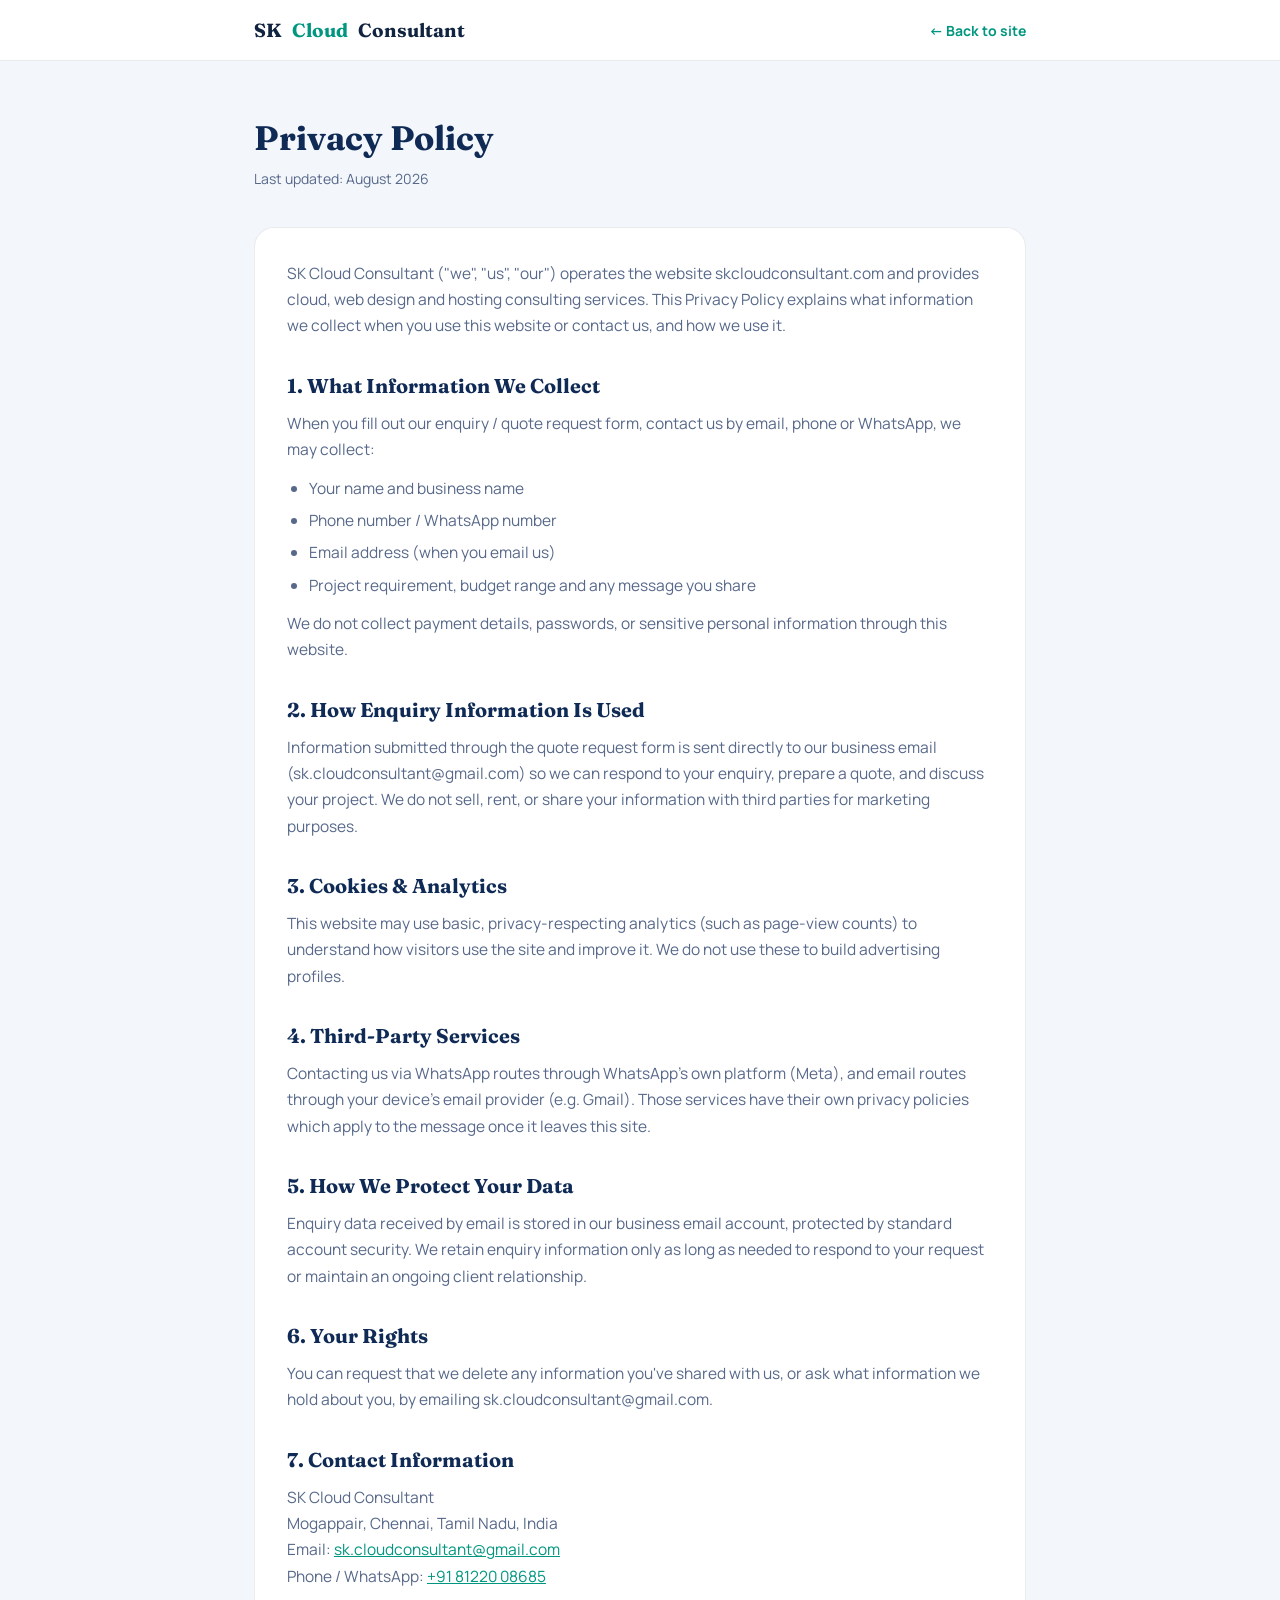
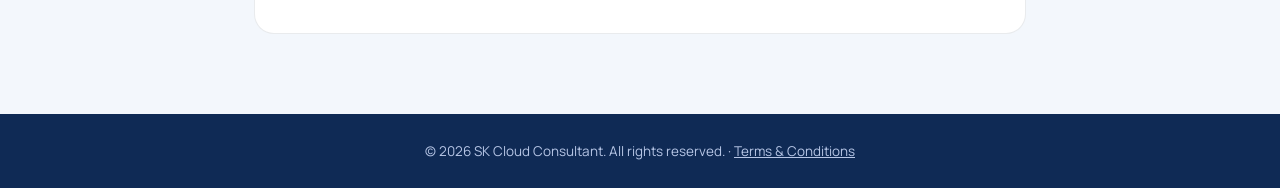
<file: privacy-policy.html>
<!DOCTYPE html>
<html lang="en">
<head>
<meta charset="UTF-8">
<meta name="viewport" content="width=device-width, initial-scale=1.0">
<title>Privacy Policy | SK Cloud Consultant</title>
<meta name="description" content="Privacy Policy for SK Cloud Consultant — how we collect, use and protect your information.">
<meta name="robots" content="noindex, follow">
<link rel="canonical" href="https://sk.cloudconsultant.com/privacy-policy.html">
<link rel="preconnect" href="https://fonts.googleapis.com">
<link rel="preconnect" href="https://fonts.gstatic.com" crossorigin>
<link href="https://fonts.googleapis.com/css2?family=Fraunces:opsz,wght@9..144,500;9..144,600;9..144,700&family=Manrope:wght@400;500;600;700;800&display=swap" rel="stylesheet">
<style>
:root{
  --sky-deep:#0F2A55; --ink:#10233F; --slate:#57688A; --paper:#F3F7FC;
  --cloud:#FFFFFF; --tint:#E6EFFC; --sky:#2F86FF; --teal:#00B39E; --teal-2:#00967F;
  --line:rgba(16,35,63,0.09);
}
*{box-sizing:border-box; margin:0; padding:0;}
html{scroll-behavior:smooth;}
body{font-family:'Manrope',sans-serif; background:var(--paper); color:var(--ink); -webkit-font-smoothing:antialiased;}
h1,h2,.disp{font-family:'Fraunces',serif;}
.wrap{max-width:820px; margin:0 auto; padding:0 24px;}
header{background:var(--cloud); border-bottom:1px solid var(--line); padding:18px 0; position:sticky; top:0; z-index:20;}
header .wrap{display:flex; align-items:center; justify-content:space-between;}
.brand{display:flex; align-items:center; gap:10px; text-decoration:none; color:var(--ink); font-family:'Fraunces',serif; font-weight:700; font-size:19px;}
.brand em{font-style:normal; color:var(--teal-2);}
.back{color:var(--teal-2); text-decoration:none; font-weight:700; font-size:14px;}
main{padding:56px 0 80px;}
h1{font-size:34px; margin-bottom:8px; color:var(--sky-deep);}
.updated{color:var(--slate); font-size:14px; margin-bottom:36px;}
h2{font-size:20px; margin:34px 0 12px; color:var(--sky-deep);}
p{color:var(--slate); line-height:1.7; margin-bottom:12px; font-size:15.5px;}
ul{margin:8px 0 12px 22px; color:var(--slate); line-height:1.7; font-size:15.5px;}
li{margin-bottom:6px;}
a{color:var(--teal-2);}
.card{background:var(--cloud); border:1px solid var(--line); border-radius:20px; padding:32px; margin-top:20px;}
footer{background:var(--sky-deep); color:#B7C6E6; text-align:center; padding:28px 24px; font-size:13.5px;}
footer a{color:#B7C6E6;}
@media(max-width:600px){h1{font-size:27px;} .card{padding:22px;}}
</style>
</head>
<body>

<header>
  <div class="wrap">
    <a href="index.html" class="brand">SK <em>Cloud</em> Consultant</a>
    <a href="index.html" class="back">&larr; Back to site</a>
  </div>
</header>

<main>
  <div class="wrap">
    <h1>Privacy Policy</h1>
    <p class="updated">Last updated: August 2026</p>

    <div class="card">
      <p>SK Cloud Consultant ("we", "us", "our") operates the website skcloudconsultant.com and provides cloud, web design and hosting consulting services. This Privacy Policy explains what information we collect when you use this website or contact us, and how we use it.</p>

      <h2>1. What Information We Collect</h2>
      <p>When you fill out our enquiry / quote request form, contact us by email, phone or WhatsApp, we may collect:</p>
      <ul>
        <li>Your name and business name</li>
        <li>Phone number / WhatsApp number</li>
        <li>Email address (when you email us)</li>
        <li>Project requirement, budget range and any message you share</li>
      </ul>
      <p>We do not collect payment details, passwords, or sensitive personal information through this website.</p>

      <h2>2. How Enquiry Information Is Used</h2>
      <p>Information submitted through the quote request form is sent directly to our business email (sk.cloudconsultant@gmail.com) so we can respond to your enquiry, prepare a quote, and discuss your project. We do not sell, rent, or share your information with third parties for marketing purposes.</p>

      <h2>3. Cookies &amp; Analytics</h2>
      <p>This website may use basic, privacy-respecting analytics (such as page-view counts) to understand how visitors use the site and improve it. We do not use these to build advertising profiles.</p>

      <h2>4. Third-Party Services</h2>
      <p>Contacting us via WhatsApp routes through WhatsApp's own platform (Meta), and email routes through your device's email provider (e.g. Gmail). Those services have their own privacy policies which apply to the message once it leaves this site.</p>

      <h2>5. How We Protect Your Data</h2>
      <p>Enquiry data received by email is stored in our business email account, protected by standard account security. We retain enquiry information only as long as needed to respond to your request or maintain an ongoing client relationship.</p>

      <h2>6. Your Rights</h2>
      <p>You can request that we delete any information you've shared with us, or ask what information we hold about you, by emailing sk.cloudconsultant@gmail.com.</p>

      <h2>7. Contact Information</h2>
      <p>
        SK Cloud Consultant<br>
        Mogappair, Chennai, Tamil Nadu, India<br>
        Email: <a href="mailto:sk.cloudconsultant@gmail.com">sk.cloudconsultant@gmail.com</a><br>
        Phone / WhatsApp: <a href="tel:+918122008685">+91 81220 08685</a>
      </p>
    </div>
  </div>
</main>

<footer>
  &copy; 2026 SK Cloud Consultant. All rights reserved. &middot; <a href="terms-and-conditions.html">Terms &amp; Conditions</a>
</footer>

</body>
</html>
</file>
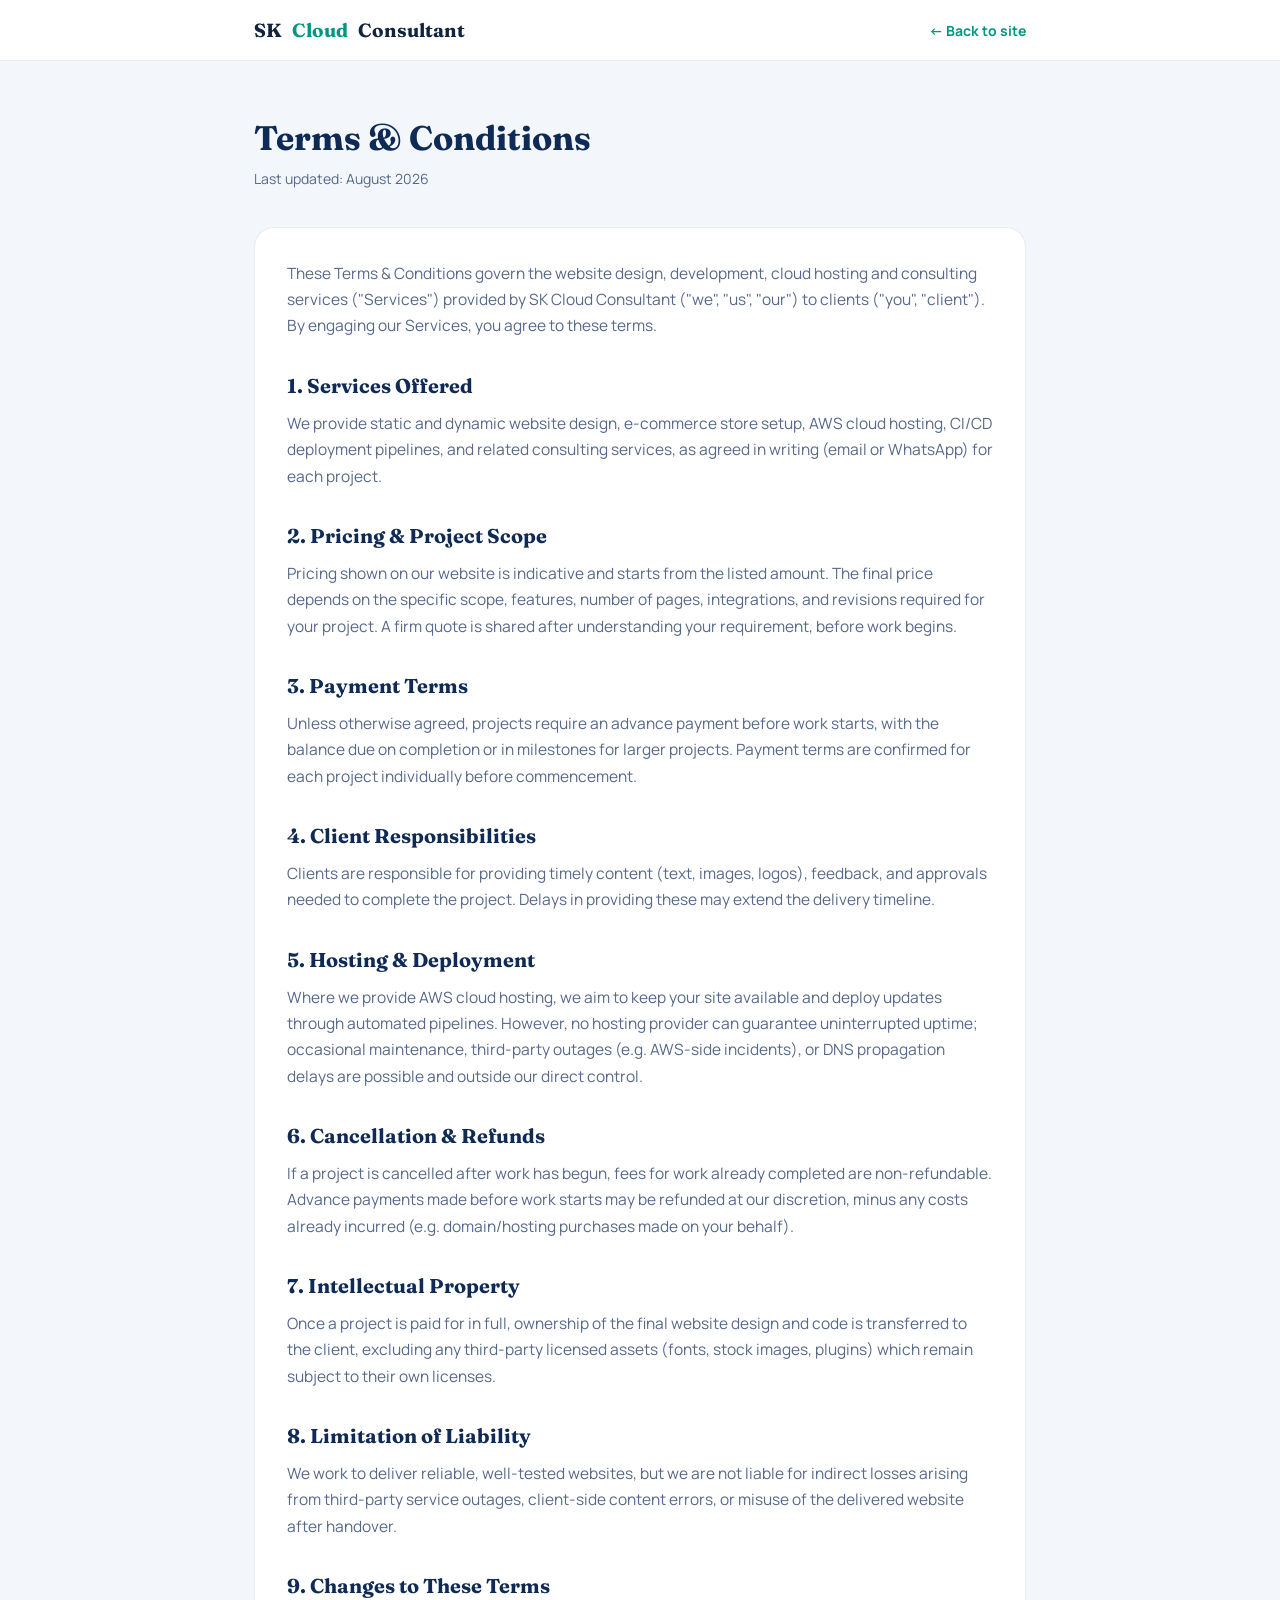
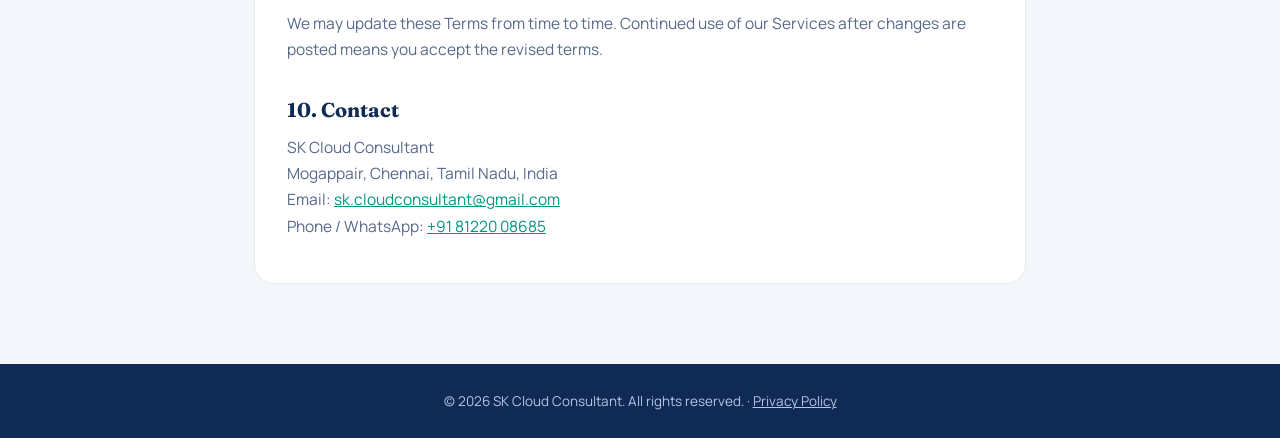
<file: terms-and-conditions.html>
<!DOCTYPE html>
<html lang="en">
<head>
<meta charset="UTF-8">
<meta name="viewport" content="width=device-width, initial-scale=1.0">
<title>Terms &amp; Conditions | SK Cloud Consultant</title>
<meta name="description" content="Terms and Conditions for services provided by SK Cloud Consultant.">
<meta name="robots" content="noindex, follow">
<link rel="canonical" href="https://sk.cloudconsultant.com/terms-and-conditions.html">
<link rel="preconnect" href="https://fonts.googleapis.com">
<link rel="preconnect" href="https://fonts.gstatic.com" crossorigin>
<link href="https://fonts.googleapis.com/css2?family=Fraunces:opsz,wght@9..144,500;9..144,600;9..144,700&family=Manrope:wght@400;500;600;700;800&display=swap" rel="stylesheet">
<style>
:root{
  --sky-deep:#0F2A55; --ink:#10233F; --slate:#57688A; --paper:#F3F7FC;
  --cloud:#FFFFFF; --tint:#E6EFFC; --sky:#2F86FF; --teal:#00B39E; --teal-2:#00967F;
  --line:rgba(16,35,63,0.09);
}
*{box-sizing:border-box; margin:0; padding:0;}
html{scroll-behavior:smooth;}
body{font-family:'Manrope',sans-serif; background:var(--paper); color:var(--ink); -webkit-font-smoothing:antialiased;}
h1,h2,.disp{font-family:'Fraunces',serif;}
.wrap{max-width:820px; margin:0 auto; padding:0 24px;}
header{background:var(--cloud); border-bottom:1px solid var(--line); padding:18px 0; position:sticky; top:0; z-index:20;}
header .wrap{display:flex; align-items:center; justify-content:space-between;}
.brand{display:flex; align-items:center; gap:10px; text-decoration:none; color:var(--ink); font-family:'Fraunces',serif; font-weight:700; font-size:19px;}
.brand em{font-style:normal; color:var(--teal-2);}
.back{color:var(--teal-2); text-decoration:none; font-weight:700; font-size:14px;}
main{padding:56px 0 80px;}
h1{font-size:34px; margin-bottom:8px; color:var(--sky-deep);}
.updated{color:var(--slate); font-size:14px; margin-bottom:36px;}
h2{font-size:20px; margin:34px 0 12px; color:var(--sky-deep);}
p{color:var(--slate); line-height:1.7; margin-bottom:12px; font-size:15.5px;}
ul{margin:8px 0 12px 22px; color:var(--slate); line-height:1.7; font-size:15.5px;}
li{margin-bottom:6px;}
a{color:var(--teal-2);}
.card{background:var(--cloud); border:1px solid var(--line); border-radius:20px; padding:32px; margin-top:20px;}
footer{background:var(--sky-deep); color:#B7C6E6; text-align:center; padding:28px 24px; font-size:13.5px;}
footer a{color:#B7C6E6;}
@media(max-width:600px){h1{font-size:27px;} .card{padding:22px;}}
</style>
</head>
<body>

<header>
  <div class="wrap">
    <a href="index.html" class="brand">SK <em>Cloud</em> Consultant</a>
    <a href="index.html" class="back">&larr; Back to site</a>
  </div>
</header>

<main>
  <div class="wrap">
    <h1>Terms &amp; Conditions</h1>
    <p class="updated">Last updated: August 2026</p>

    <div class="card">
      <p>These Terms &amp; Conditions govern the website design, development, cloud hosting and consulting services ("Services") provided by SK Cloud Consultant ("we", "us", "our") to clients ("you", "client"). By engaging our Services, you agree to these terms.</p>

      <h2>1. Services Offered</h2>
      <p>We provide static and dynamic website design, e-commerce store setup, AWS cloud hosting, CI/CD deployment pipelines, and related consulting services, as agreed in writing (email or WhatsApp) for each project.</p>

      <h2>2. Pricing &amp; Project Scope</h2>
      <p>Pricing shown on our website is indicative and starts from the listed amount. The final price depends on the specific scope, features, number of pages, integrations, and revisions required for your project. A firm quote is shared after understanding your requirement, before work begins.</p>

      <h2>3. Payment Terms</h2>
      <p>Unless otherwise agreed, projects require an advance payment before work starts, with the balance due on completion or in milestones for larger projects. Payment terms are confirmed for each project individually before commencement.</p>

      <h2>4. Client Responsibilities</h2>
      <p>Clients are responsible for providing timely content (text, images, logos), feedback, and approvals needed to complete the project. Delays in providing these may extend the delivery timeline.</p>

      <h2>5. Hosting &amp; Deployment</h2>
      <p>Where we provide AWS cloud hosting, we aim to keep your site available and deploy updates through automated pipelines. However, no hosting provider can guarantee uninterrupted uptime; occasional maintenance, third-party outages (e.g. AWS-side incidents), or DNS propagation delays are possible and outside our direct control.</p>

      <h2>6. Cancellation &amp; Refunds</h2>
      <p>If a project is cancelled after work has begun, fees for work already completed are non-refundable. Advance payments made before work starts may be refunded at our discretion, minus any costs already incurred (e.g. domain/hosting purchases made on your behalf).</p>

      <h2>7. Intellectual Property</h2>
      <p>Once a project is paid for in full, ownership of the final website design and code is transferred to the client, excluding any third-party licensed assets (fonts, stock images, plugins) which remain subject to their own licenses.</p>

      <h2>8. Limitation of Liability</h2>
      <p>We work to deliver reliable, well-tested websites, but we are not liable for indirect losses arising from third-party service outages, client-side content errors, or misuse of the delivered website after handover.</p>

      <h2>9. Changes to These Terms</h2>
      <p>We may update these Terms from time to time. Continued use of our Services after changes are posted means you accept the revised terms.</p>

      <h2>10. Contact</h2>
      <p>
        SK Cloud Consultant<br>
        Mogappair, Chennai, Tamil Nadu, India<br>
        Email: <a href="mailto:sk.cloudconsultant@gmail.com">sk.cloudconsultant@gmail.com</a><br>
        Phone / WhatsApp: <a href="tel:+918122008685">+91 81220 08685</a>
      </p>
    </div>
  </div>
</main>

<footer>
  &copy; 2026 SK Cloud Consultant. All rights reserved. &middot; <a href="privacy-policy.html">Privacy Policy</a>
</footer>

</body>
</html>
</file>
<file: css/style.css>
:root{
  --sky-deep:#0F2A55;
  --ink:#10233F;
  --slate:#57688A;
  --paper:#F3F7FC;
  --cloud:#FFFFFF;
  --tint:#E6EFFC;
  --sky:#2F86FF;
  --teal:#00B39E;
  --teal-2:#00967F;
  --line:rgba(16,35,63,0.09);
}
*{box-sizing:border-box; margin:0; padding:0;}
html{scroll-behavior:smooth;}
body{
  font-family:'Manrope',sans-serif;
  background:var(--paper);
  color:var(--ink);
  -webkit-font-smoothing:antialiased;
  overflow-x:hidden;
}
h1,h2,h3,.disp{font-family:'Fraunces',serif; font-optical-sizing:auto;}
.mono{font-family:'IBM Plex Mono',monospace;}
a{text-decoration:none; color:inherit;}
img{max-width:100%; display:block;}
.wrap{max-width:1180px; margin:0 auto; padding:0 24px;}

/* status strip */
.ticker{
  background:var(--tint);
  color:var(--sky-deep);
  font-size:12.5px;
  letter-spacing:.02em;
  border-bottom:1px solid var(--line);
}
.ticker .wrap{display:flex; align-items:center; gap:10px; padding:8px 24px; overflow:hidden; white-space:nowrap;}
.dot{width:7px; height:7px; border-radius:50%; background:var(--teal); flex:none; box-shadow:0 0 0 3px rgba(0,179,158,0.18); animation:pulse 2s ease-in-out infinite;}
@keyframes pulse{0%,100%{opacity:1}50%{opacity:.45}}
.ticker span.sep{color:#9FB2CE;}

/* nav */
header{
  background:rgba(255,255,255,0.88);
  backdrop-filter:blur(10px);
  position:sticky; top:0; z-index:50;
  border-bottom:1px solid var(--line);
}
nav{display:flex; align-items:center; justify-content:space-between; padding:14px 24px;}
.brand{display:flex; align-items:center; gap:10px;}
.brand img{width:36px; height:36px; border-radius:50%; background:#fff; object-fit:cover; box-shadow:0 2px 8px rgba(16,35,63,0.12);}
.brand .name{color:var(--ink); font-weight:700; font-size:17px; letter-spacing:-0.01em; font-family:'Fraunces',serif;}
.brand .name em{color:var(--teal); font-style:normal;}
.navlinks{display:flex; gap:34px; align-items:center;}
.navlinks a{color:var(--ink); font-size:12.5px; font-weight:700; letter-spacing:.08em; text-transform:uppercase; transition:color .15s; position:relative; padding-bottom:6px;}
.navlinks a:hover{color:var(--teal-2);}
.navlinks a.active{color:var(--teal-2);}
.navlinks a.active::after{content:""; position:absolute; left:0; right:0; bottom:0; height:2px; background:var(--teal);}
.navcta{background:var(--teal); color:#fff !important; padding:9px 18px; border-radius:99px; font-weight:700 !important; font-size:13.5px !important;}
.burger{display:none; color:var(--ink); font-size:24px; background:none; border:none; cursor:pointer; line-height:1; padding:6px;}
.burger:focus-visible, a:focus-visible, button:focus-visible{outline:2px solid var(--teal); outline-offset:2px;}

/* hero */
.hero{
  background:
    linear-gradient(90deg, rgba(243,247,252,0.97) 0%, rgba(243,247,252,0.75) 34%, rgba(243,247,252,0.18) 56%, rgba(243,247,252,0.05) 100%),
    url("../images/hero-bg.webp") center 30% / cover no-repeat;
  color:var(--ink);
  position:relative;
  padding:64px 0 88px;
  overflow:hidden;
  min-height:640px;
  display:flex;
  align-items:center;
}
.hero-grid{position:relative; display:block; width:100%;}
.hero-copy{max-width:560px;}
.eyebrow-txt{font-family:'IBM Plex Mono',monospace; font-size:12px; letter-spacing:.08em; text-transform:uppercase; color:var(--teal-2); margin-bottom:16px; font-weight:600;}
.hero h1{
  font-family:'Fraunces',serif; font-weight:600; text-transform:uppercase;
  font-size:44px; line-height:1.12; letter-spacing:.005em; margin-bottom:20px;
}
.hero h1 .grad{color:var(--teal-2);}
.hero p.lead{font-size:18px; line-height:1.55; color:var(--slate); max-width:460px; margin-bottom:34px; font-weight:500;}
.hero-ctas{display:flex; gap:14px; flex-wrap:wrap;}
.btn-primary{background:var(--teal); color:#fff; padding:16px 30px; border-radius:99px; font-weight:700; font-size:13.5px; letter-spacing:.06em; text-transform:uppercase; display:inline-flex; align-items:center; gap:8px; transition:transform .15s, background .15s; box-shadow:0 16px 28px -12px rgba(0,179,158,0.5);}
.btn-primary:hover{background:var(--teal-2); transform:translateY(-1px);}
.btn-ghost{border:1.5px solid var(--ink); color:var(--ink); padding:16px 30px; border-radius:99px; font-weight:700; font-size:13.5px; letter-spacing:.06em; text-transform:uppercase;}
.btn-ghost:hover{background:rgba(16,35,63,0.06);}
.iso{display:none;}
.blob{display:none;}
.cloud-line{position:absolute; opacity:.9; pointer-events:none;}
@media(max-width:900px){
  .hero{min-height:auto; padding:48px 0 56px; background-position:68% 22% !important;}
  .hero::before{content:""; position:absolute; inset:0; background:rgba(243,247,252,0.88);}
  .hero-copy{position:relative;}
  .cloud-line{display:none !important;}
}
@media(max-width:520px){
  .hero{background-position:72% 20% !important;}
}
.btn-primary:hover{background:var(--teal-2); transform:translateY(-1px);}

/* forecast card (signature) */
.term{
  background:#fff; border:1px solid var(--line); border-radius:22px;
  box-shadow:0 30px 60px -24px rgba(16,35,63,0.22);
  overflow:hidden;
}
.term-bar{display:flex; align-items:center; justify-content:space-between; gap:7px; padding:16px 20px; border-bottom:1px solid var(--line); background:var(--tint);}
.term-bar .loc{font-family:'IBM Plex Mono',monospace; font-size:11.5px; color:var(--sky-deep); font-weight:600;}
.term-bar .badge{font-family:'IBM Plex Mono',monospace; font-size:10.5px; color:var(--teal-2); background:rgba(0,179,158,0.14); padding:4px 9px; border-radius:99px;}
.term-body{padding:24px 20px;}
.fc-main{display:flex; align-items:center; gap:16px; margin-bottom:18px;}
.fc-icon{font-size:40px; line-height:1;}
.fc-temp{font-family:'Fraunces',serif; font-size:34px; font-weight:600; color:var(--ink);}
.fc-sub{font-size:12.5px; color:var(--slate); margin-top:2px;}
.fc-row{display:flex; justify-content:space-between; align-items:center; padding:11px 0; border-top:1px dashed var(--line); font-size:13px; color:var(--slate);}
.fc-row .v{color:var(--teal-2); font-weight:700; font-family:'IBM Plex Mono',monospace; font-size:12.5px;}

/* stats */
.stats{background:#fff; border-bottom:1px solid var(--line);}
.stats .wrap{display:grid; grid-template-columns:repeat(4,1fr); gap:0;}
.stat{padding:34px 20px; text-align:center; border-right:1px solid var(--line);}
.stat:last-child{border-right:none;}
.stat .num{font-family:'Fraunces',serif; font-size:34px; font-weight:600; color:var(--ink);}
.stat .num span{color:var(--teal);}
.stat .lbl{font-size:12.5px; color:var(--slate); margin-top:4px; letter-spacing:.02em;}

/* section shared */
section{padding:88px 0;}
.tag{font-family:'IBM Plex Mono',monospace; font-size:12px; letter-spacing:.06em; color:var(--teal-2); text-transform:uppercase; margin-bottom:12px; display:flex; align-items:center; gap:8px;}
.tag::before{content:""; width:16px; height:1px; background:var(--teal-2);}
.sec-h{font-size:32px; font-weight:600; letter-spacing:-0.01em; color:var(--ink); max-width:640px; margin-bottom:14px;}
.sec-p{color:var(--slate); font-size:15.5px; line-height:1.7; max-width:560px;}
.sec-head{margin-bottom:48px;}

/* services */
.services-grid{display:grid; grid-template-columns:repeat(3,1fr); gap:22px;}
.svc{background:#fff; border:1px solid var(--line); border-radius:20px; padding:28px; transition:box-shadow .15s, transform .15s; cursor:pointer; position:relative; -webkit-tap-highlight-color:transparent; outline:none;}
.svc:focus-visible{box-shadow:0 0 0 3px rgba(0,179,158,0.35);}
.svc:hover{box-shadow:0 20px 34px -18px rgba(16,35,63,0.18); transform:translateY(-3px);}
.svc .ic{width:44px; height:44px; border-radius:12px; background:var(--tint); display:flex; align-items:center; justify-content:center; color:var(--teal-2); margin-bottom:16px;}
.svc h3{font-size:17px; font-weight:600; margin-bottom:8px; color:var(--ink); font-family:'Fraunces',serif; padding-right:26px;}
.svc p{font-size:13.8px; color:var(--slate); line-height:1.6;}
.svc-chevron{position:absolute; top:28px; right:24px; width:20px; height:20px; color:var(--teal-2); transition:transform .25s ease;}
.svc.open .svc-chevron{transform:rotate(180deg);}
.svc-detail{max-height:0; overflow:hidden; transition:max-height .3s ease, margin-top .3s ease; font-size:13.3px; color:var(--slate); line-height:1.65; border-top:1px dashed var(--line); margin-top:0;}
.svc.open .svc-detail{max-height:220px; margin-top:16px; padding-top:14px;}

/* pricing */
.pricing{background:#fff; border-top:1px solid var(--line);}
.price-grid{display:grid; grid-template-columns:repeat(3,1fr); gap:22px;}
.price-card{background:var(--paper); border:1px solid var(--line); border-radius:20px; padding:30px; position:relative;}
.price-card.featured{background:var(--sky-deep); border-color:var(--sky-deep); color:#fff;}
.price-badge{position:absolute; top:-12px; left:24px; background:var(--teal); color:#fff; font-size:10.5px; font-weight:700; letter-spacing:.04em; text-transform:uppercase; padding:5px 12px; border-radius:99px;}
.price-card h3{font-family:'Fraunces',serif; font-size:20px; font-weight:600; margin-bottom:4px;}
.price-sub{font-size:13px; color:var(--slate); margin-bottom:8px;}
.price-card.featured .price-sub{color:#B9CCE8;}
.price-amt{font-family:'Fraunces',serif; font-size:26px; font-weight:600; margin:0 0 2px;}
.price-amt-note{font-size:12px; font-weight:400; color:var(--slate);}
.price-card.featured .price-amt-note{color:#B9CCE8;}
.price-domain{font-size:12.5px; color:var(--slate); margin-bottom:20px;}
.price-card.featured .price-domain{color:#B9CCE8;}
.price-feat{list-style:none; margin-bottom:26px;}
.price-feat li{font-size:13.5px; padding:9px 0; border-top:1px solid var(--line); display:flex; align-items:center; gap:8px;}
.price-feat li:first-child{border-top:none;}
.price-feat li::before{content:"✓"; color:var(--teal); font-weight:700;}
.price-card.featured .price-feat li{border-color:rgba(255,255,255,0.14);}
.price-cta{display:block; text-align:center; padding:13px; border-radius:99px; font-weight:700; font-size:13px; background:var(--teal); color:#fff;}
.price-cta:hover{background:var(--teal-2);}
@media(max-width:900px){.price-grid{grid-template-columns:1fr;}}

/* process */
.process{background:var(--tint);}
.proc-grid{display:grid; grid-template-columns:repeat(5,1fr); gap:18px;}
.proc{background:#fff; border:1px solid var(--line); border-radius:16px; padding:22px 18px; cursor:pointer; transition:box-shadow .15s, transform .15s; position:relative; -webkit-tap-highlight-color:transparent; outline:none;}
.proc:focus-visible{box-shadow:0 0 0 3px rgba(0,179,158,0.35);}
.proc:hover{box-shadow:0 20px 34px -18px rgba(16,35,63,0.18); transform:translateY(-3px);}
.proc-n{font-family:'IBM Plex Mono',monospace; font-size:12px; font-weight:700; color:#00735F; display:block; margin-bottom:10px;}
.proc h3{font-family:'Fraunces',serif; font-size:15.5px; font-weight:600; color:var(--ink); margin-bottom:6px; padding-right:20px;}
.proc p{font-size:12.5px; color:var(--slate); line-height:1.55;}
.proc-chevron{position:absolute; top:22px; right:16px; width:16px; height:16px; color:var(--teal-2); transition:transform .25s ease;}
.proc.open .proc-chevron{transform:rotate(180deg);}
.proc-detail{max-height:0; overflow:hidden; transition:max-height .3s ease, margin-top .3s ease; font-size:12.3px; color:var(--slate); line-height:1.6; border-top:1px dashed var(--line); margin-top:0;}
.proc.open .proc-detail{max-height:220px; margin-top:12px; padding-top:12px;}
@media(max-width:900px){.proc-grid{grid-template-columns:repeat(2,1fr);}}
@media(max-width:560px){.proc-grid{grid-template-columns:1fr;}}

/* live projects / case studies */
.work{background:#fff; border-top:1px solid var(--line);}
.case-grid{display:grid; grid-template-columns:repeat(3,1fr); gap:24px;}
.case{background:var(--paper); border:1px solid var(--line); border-radius:20px; overflow:hidden; transition:box-shadow .15s, transform .15s;}
.case:hover{box-shadow:0 20px 34px -18px rgba(16,35,63,0.18); transform:translateY(-3px);}
.case-visual{height:130px; display:flex; align-items:center; justify-content:center;}
.case-organic{background:linear-gradient(135deg,#00B39E,#0F2A55);}
.case-fashion{background:linear-gradient(135deg,#2F86FF,#10233F);}
.case-media{background:linear-gradient(135deg,#10233F,#3D5A99);}
.case-body{padding:22px;}
.case-status{display:inline-block; font-family:'IBM Plex Mono',monospace; font-size:10.5px; font-weight:600; letter-spacing:.05em; text-transform:uppercase; padding:4px 10px; border-radius:99px; margin-bottom:12px;}
.case-status.live{background:rgba(0,179,158,0.14); color:var(--teal-2);}
.case-status.build{background:rgba(47,134,255,0.14); color:#1B5FE0;}
.case-status.vision{background:rgba(16,35,63,0.08); color:var(--slate);}
.case h3{font-family:'Fraunces',serif; font-size:19px; font-weight:600; color:var(--ink); margin-bottom:4px;}
.case-cat{font-size:12px; color:#00735F; font-weight:600; margin-bottom:10px;}
.case-desc{font-size:13.5px; color:var(--slate); line-height:1.6; margin-bottom:14px;}
.case-tags{display:flex; flex-wrap:wrap; gap:6px; margin-bottom:16px;}
.case-tags span{font-size:11px; font-family:'IBM Plex Mono',monospace; background:#fff; border:1px solid var(--line); color:var(--slate); padding:4px 9px; border-radius:99px;}
.case-link{font-size:13px; font-weight:700; color:var(--teal-2);}
.case-link:hover{color:var(--teal);}
.case-link.muted{color:var(--slate); font-weight:600;}
@media(max-width:900px){.case-grid{grid-template-columns:1fr;}}

/* industries slider */
.industries{background:var(--sky-deep);}
.industries .tag{color:#7FE0D0;}
.industries .tag::before{background:#7FE0D0;}
.industries .sec-h, .industries .sec-p{color:#fff;}
.industries .sec-p{color:#B9CCE8;}
.slider{display:flex; gap:18px; overflow-x:auto; scroll-snap-type:x mandatory; padding-bottom:14px; margin:0 -24px; padding-left:24px; padding-right:24px;}
.slider::-webkit-scrollbar{height:6px;}
.slider::-webkit-scrollbar-thumb{background:#2A4A78; border-radius:4px;}
.slide{
  flex:0 0 300px; scroll-snap-align:start;
  background:#fff; border-radius:18px; overflow:hidden;
  box-shadow:0 20px 34px -18px rgba(0,0,0,0.35);
}
.slide img{width:100%; height:170px; object-fit:cover;}
.slide .cap{padding:16px 18px;}
.slide .cap p.cap-t{color:var(--ink); font-size:14.5px; font-weight:700; margin-bottom:4px; font-family:'Fraunces',serif;}
.slide .cap p{color:var(--slate); font-size:12.5px;}

/* why us */
.why{display:grid; grid-template-columns:1fr 1fr; gap:64px; align-items:center;}
.why-list{list-style:none;}
.why-list li{display:flex; gap:16px; padding:18px 0; border-top:1px solid var(--line);}
.why-list li:last-child{border-bottom:1px solid var(--line);}
.why-list .n{font-family:'IBM Plex Mono',monospace; color:var(--teal); font-size:13px; padding-top:2px;}
.why-list p.why-t{font-size:16px; font-weight:700; color:var(--ink); margin-bottom:4px; font-family:'Fraunces',serif;}
.why-list p{font-size:13.8px; color:var(--slate); line-height:1.6;}
.why-visual{background:var(--tint); border:1px solid var(--line); border-radius:22px; padding:26px; color:var(--ink);}
.mini-stat{display:flex; justify-content:space-between; align-items:center; padding:14px 0; border-bottom:1px solid var(--line); font-family:'IBM Plex Mono',monospace; font-size:13px;}
.mini-stat:last-child{border-bottom:none;}
.mini-stat .v{color:var(--teal-2); font-weight:700;}

/* about */
.about-wrap{display:grid; grid-template-columns:0.9fr 1.1fr; gap:56px; align-items:start;}
.founder-quote{font-family:'Fraunces',serif; font-style:italic; font-size:17px; line-height:1.5; color:var(--ink); border-left:3px solid var(--teal); padding-left:18px; margin-top:22px;}
.about-card{background:#fff; border:1px solid var(--line); border-radius:22px; padding:30px; box-shadow:0 20px 34px -20px rgba(16,35,63,0.12);}
.about-card .row{display:flex; justify-content:space-between; align-items:flex-start; gap:16px; padding:12px 0; border-top:1px dashed var(--line); font-size:13.8px;}
.about-card .row:first-child{border-top:none;}
.about-card .row .k{color:var(--slate); flex-shrink:0;}
.about-card .row .v{font-weight:700; color:var(--ink); text-align:right;}
@media(max-width:600px){
  .about-card .row{flex-direction:column; align-items:flex-start; gap:4px; padding:14px 0;}
  .about-card .row .v{text-align:left; width:100%;}
}

/* contact */
.contact{background:var(--sky-deep); color:#fff;}
.contact-grid{display:grid; grid-template-columns:1fr 1fr; gap:56px;}
.contact .tag{color:#7FE0D0;} .contact .tag::before{background:#7FE0D0;}
.contact h2{color:#fff;}
.contact p.sec-p{color:#B9CCE8;}
.clist{margin-top:28px; display:flex; flex-direction:column; gap:18px;}
.citem{display:flex; gap:14px; align-items:flex-start;}
.citem .ic{width:38px; height:38px; border-radius:11px; background:rgba(255,255,255,0.10); display:flex; align-items:center; justify-content:center; color:#fff; flex:none;}
.citem p.citem-t{font-size:14px; font-weight:700; margin-bottom:2px; color:#fff; font-family:'Fraunces',serif;}
.citem p, .citem a{font-size:13.8px; color:#B9CCE8;}
.citem a:hover{color:#7FE0D0;}
.cta-card{background:#fff; border-radius:22px; padding:32px; color:var(--ink);}
.cta-card h3{font-size:20px; margin-bottom:8px; font-family:'Fraunces',serif; font-weight:600;}
.cta-card p{font-size:13.8px; color:var(--slate); margin-bottom:22px; line-height:1.6;}
.enquiry-form{display:flex; flex-direction:column; gap:11px;}
.sr-only{position:absolute; width:1px; height:1px; padding:0; margin:-1px; overflow:hidden; clip:rect(0,0,0,0); white-space:nowrap; border:0;}
.enquiry-form input, .enquiry-form select, .enquiry-form textarea{
  width:100%; padding:12px 14px; border:1px solid var(--line); border-radius:10px;
  font-family:'Manrope',sans-serif; font-size:13.5px; color:var(--ink); background:var(--paper);
}
.enquiry-form input:focus, .enquiry-form select:focus, .enquiry-form textarea:focus{outline:2px solid var(--teal); outline-offset:1px;}
.enquiry-form textarea{resize:vertical;}
.cbtn{display:block; text-align:center; padding:14px; border-radius:99px; font-weight:700; font-size:14px; margin-bottom:12px;}
.cbtn.whatsapp{background:var(--teal); color:#fff;}
.cbtn.call{border:1.5px solid var(--line); color:var(--ink);}
.cbtn.call:hover{background:var(--tint);}

footer{background:var(--paper); color:var(--slate); padding:56px 0 28px; border-top:1px solid var(--line);}
.footer-grid{display:grid; grid-template-columns:1.6fr 1fr 1fr 1fr 1fr; gap:32px; margin-bottom:36px;}
.footer-brand .fbrand{color:var(--ink); font-weight:700; font-family:'Fraunces',serif; font-size:17px;}
.footer-brand p{font-size:12.5px; color:var(--slate); margin-top:8px; line-height:1.6;}
.footer-copy{margin-top:16px !important;}
.footer-col h4{font-size:12px; font-weight:700; letter-spacing:.05em; text-transform:uppercase; color:var(--ink); margin-bottom:14px;}
.footer-col a{display:block; font-size:13px; color:var(--slate); margin-bottom:10px;}
.footer-col a:hover{color:var(--teal-2);}
@media(max-width:900px){
  .footer-grid{grid-template-columns:repeat(2,1fr); gap:28px;}
  .footer-brand{grid-column:1/-1;}
}

@media(max-width:900px){
  .hero-grid{grid-template-columns:1fr;}
  .hero h1{font-size:36px;}
  .stats .wrap{grid-template-columns:repeat(2,1fr);}
  .stat:nth-child(2){border-right:none;}
  .services-grid{grid-template-columns:1fr 1fr;}
  .why{grid-template-columns:1fr;}
  .about-wrap{grid-template-columns:1fr;}
  .contact-grid{grid-template-columns:1fr;}
  .navlinks{
    display:none; position:absolute; top:100%; left:0; right:0;
    flex-direction:column; align-items:flex-start; gap:0;
    background:#fff; border-top:1px solid var(--line);
    box-shadow:0 16px 24px -12px rgba(16,35,63,0.15);
  }
  .navlinks.open{display:flex;}
  .navlinks a{width:100%; padding:14px 24px; border-bottom:1px solid var(--line);}
  .navlinks a.navcta{margin:14px 24px; width:calc(100% - 48px); text-align:center;}
  .burger{display:block;}
}
@media(max-width:560px){
  .hero h1{font-size:29px;}
  .services-grid{grid-template-columns:1fr;}
  section{padding:60px 0;}
  .stats .wrap{grid-template-columns:repeat(2,1fr);}
}
/* ============ 3D SYSTEM ============ */
.services-grid, .price-grid, .proc-grid, .case-grid, .slider, .stats .wrap, .about-wrap{
  perspective:1200px;
}
[data-tilt]{
  transition:transform .18s ease, box-shadow .18s ease;
  transform-style:preserve-3d;
  will-change:transform;
}
[data-tilt]:hover{
  box-shadow:0 34px 48px -20px rgba(16,35,63,0.38), 0 12px 20px -8px rgba(16,35,63,0.28);
  z-index:2;
}

/* extruded 3D icon badges */
.ic-3d{
  position:relative;
  transform-style:preserve-3d;
  transition:transform .35s ease, box-shadow .35s ease;
}
.svc .ic.ic-3d{
  box-shadow:0 4px 0 0 rgba(16,35,63,0.18), 0 10px 16px -6px rgba(16,35,63,0.32);
}
.svc .ic.ic-3d:hover, .citem .ic.ic-3d:hover{
  transform:translateY(-3px) rotateX(14deg) rotateY(-10deg);
}
.case-visual.ic-3d svg{
  filter:drop-shadow(0 3px 0 rgba(0,0,0,0.28)) drop-shadow(0 12px 16px rgba(0,0,0,0.35));
  transition:transform .35s ease, filter .35s ease;
}
.case-visual.ic-3d:hover svg{
  transform:translateY(-4px) rotateX(14deg) rotateY(-12deg) scale(1.06);
}
.fc-icon.ic-3d{
  display:inline-block;
  filter:drop-shadow(0 6px 8px rgba(16,35,63,0.35));
}

@keyframes float3d{
  0%,100%{ transform:translateY(0) rotateX(0deg) rotateY(0deg); }
  50%{ transform:translateY(-7px) rotateX(8deg) rotateY(6deg); }
}
.icon-float{ animation:float3d 4.2s ease-in-out infinite; transform-style:preserve-3d; }

/* 3D buttons */
.btn-primary, .btn-ghost, .price-cta, .cbtn.whatsapp, .navcta{
  box-shadow:0 5px 0 0 rgba(0,0,0,0.18), 0 12px 18px -8px rgba(16,35,63,0.3);
  transition:transform .12s ease, box-shadow .12s ease, background .15s;
}
.btn-primary:hover, .price-cta:hover, .cbtn.whatsapp:hover, .navcta:hover{
  transform:translateY(-2px);
  box-shadow:0 7px 0 0 rgba(0,0,0,0.18), 0 16px 22px -8px rgba(16,35,63,0.34);
}
.btn-primary:active, .price-cta:active, .cbtn.whatsapp:active{
  transform:translateY(2px);
  box-shadow:0 2px 0 0 rgba(0,0,0,0.18), 0 6px 10px -6px rgba(16,35,63,0.3);
}
.btn-ghost{ box-shadow:0 4px 0 0 rgba(16,35,63,0.12), 0 10px 16px -8px rgba(16,35,63,0.2); }
.btn-ghost:hover{ transform:translateY(-2px); }

@media (prefers-reduced-motion:reduce){
  .dot{animation:none;}
  html{scroll-behavior:auto;}
  [data-tilt], .ic-3d, .icon-float{ animation:none !important; transition:none !important; }
  [data-tilt]:hover{ transform:none !important; }
}
</file>
